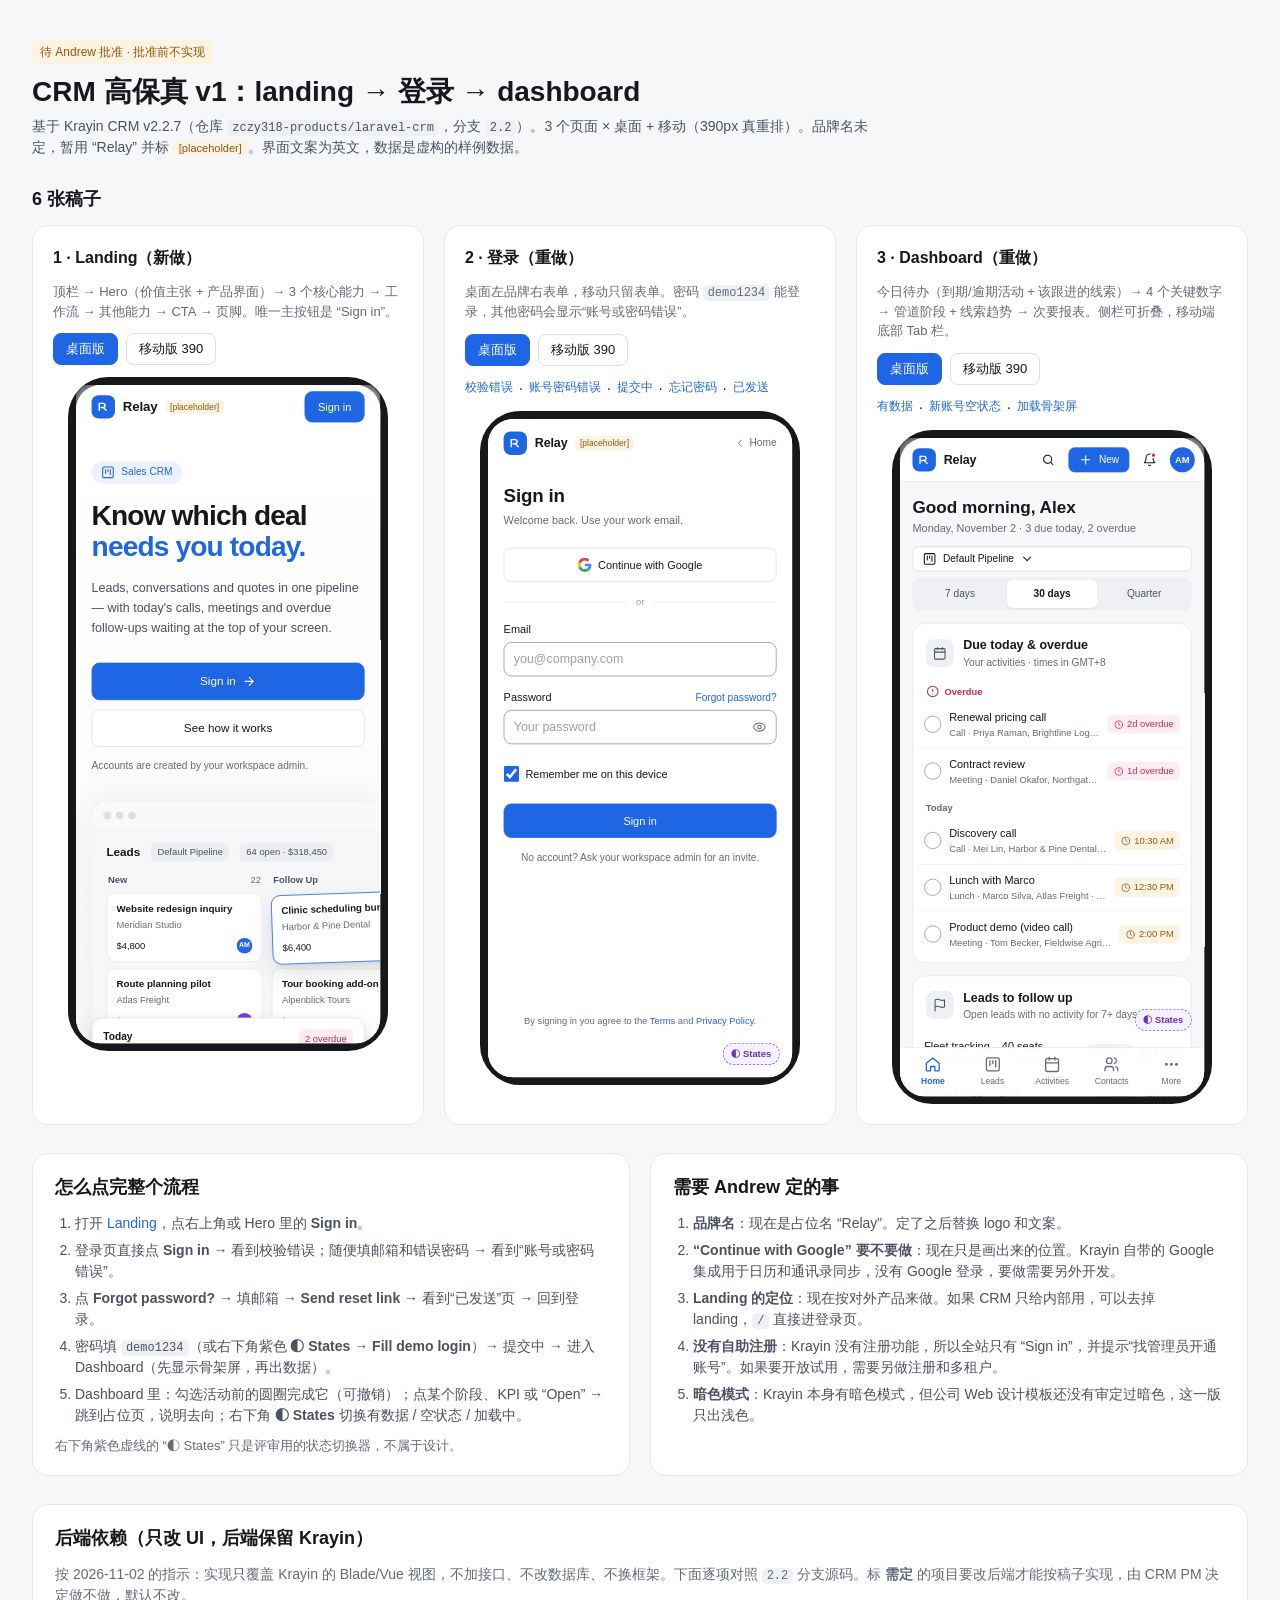
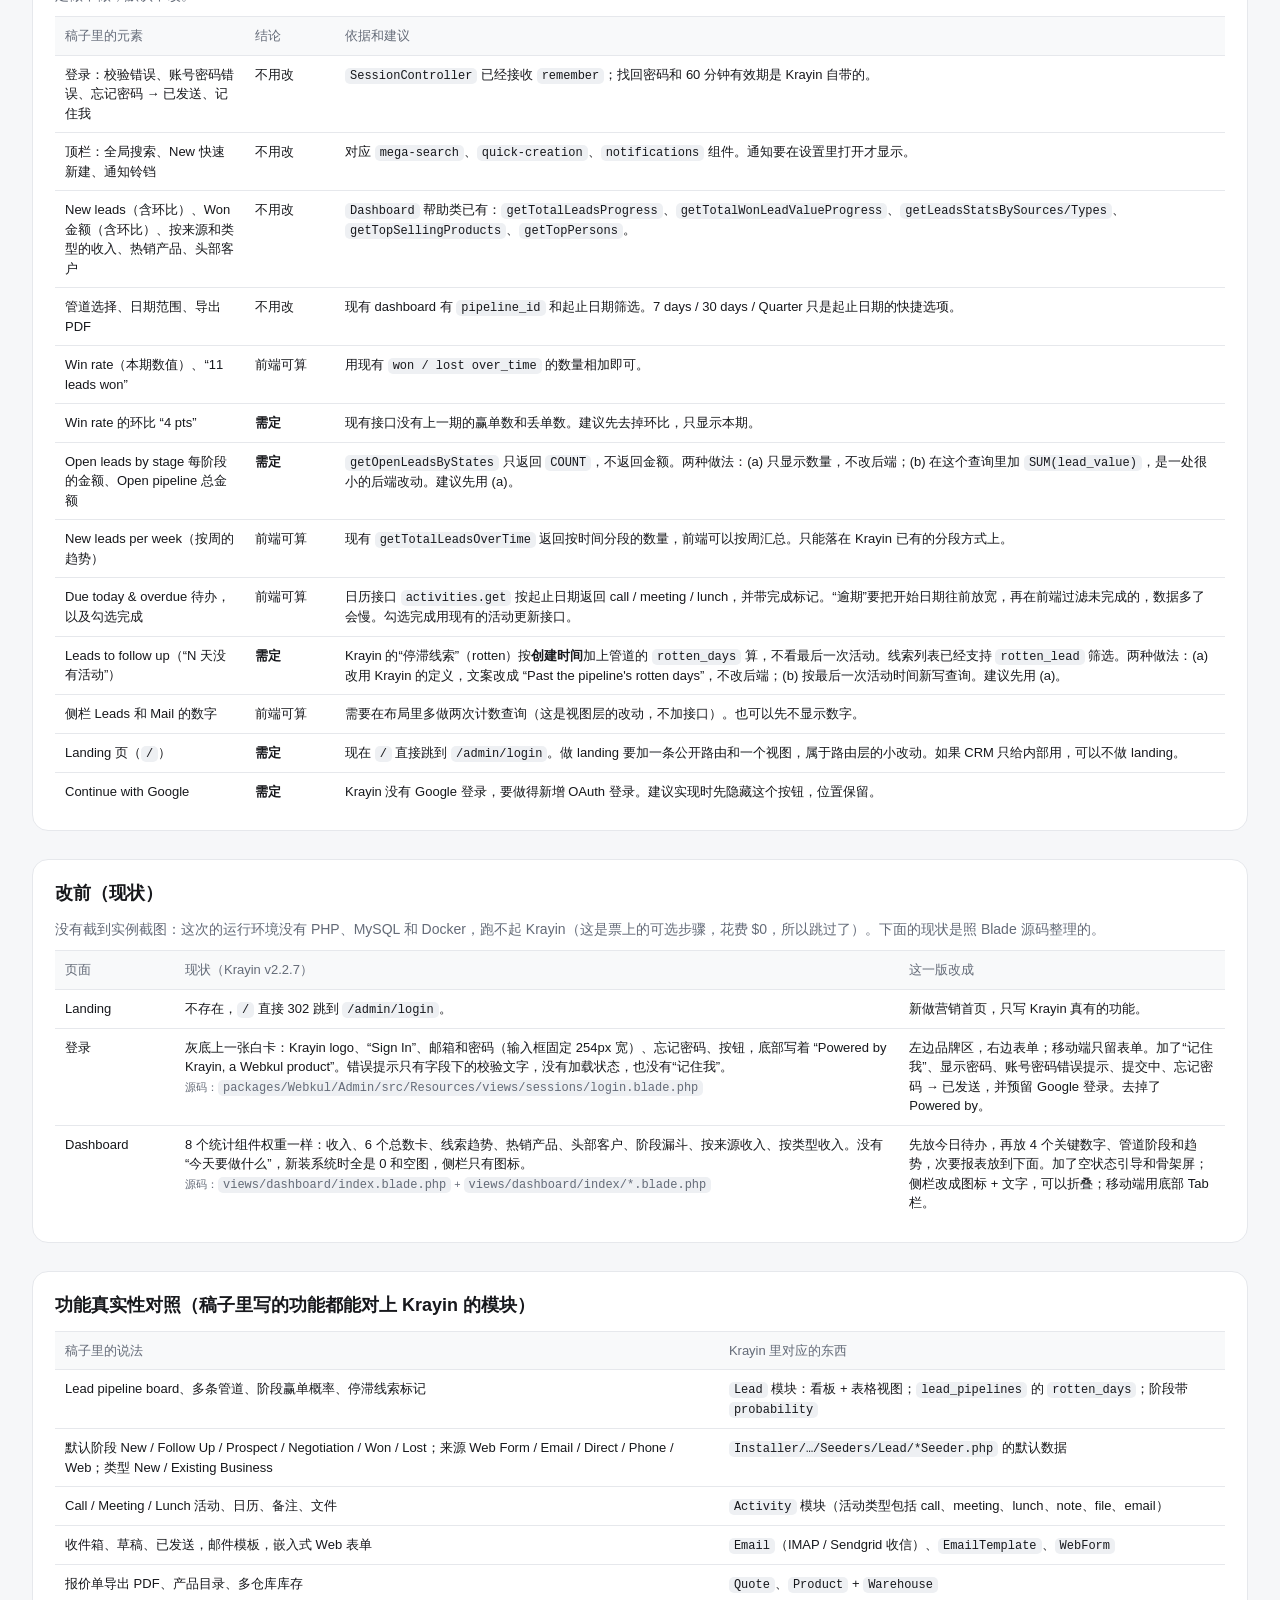
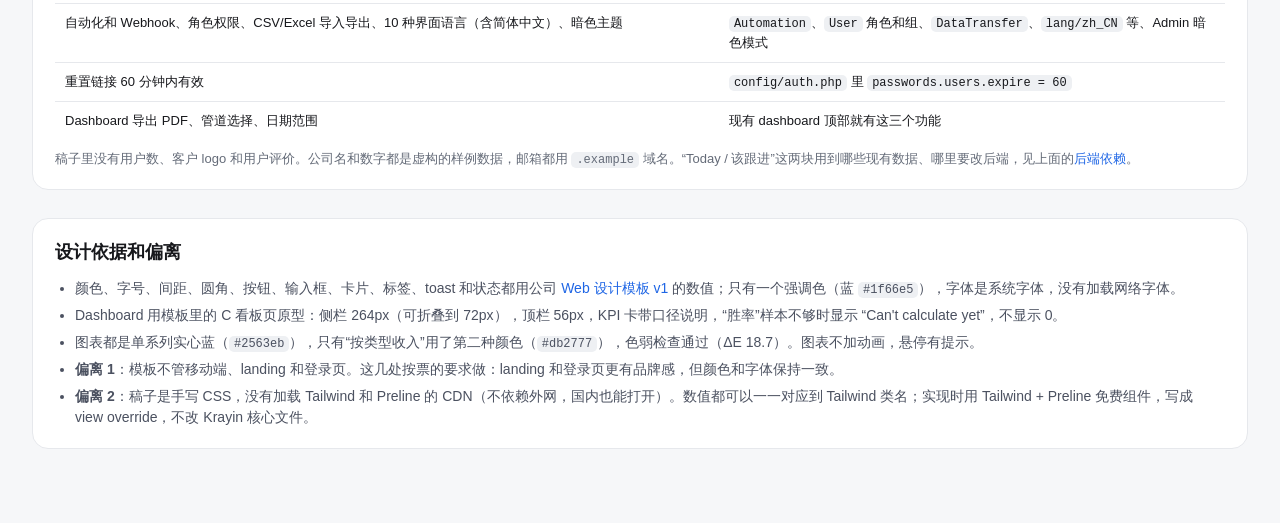
<file: design/hifi-v1/index.html>
<!doctype html>
<html lang="zh-CN">
<head>
<meta charset="utf-8">
<meta name="viewport" content="width=device-width, initial-scale=1">
<title>CRM 高保真 v1 · landing → 登录 → dashboard</title>
<link rel="icon" href="data:,">
<link rel="stylesheet" href="assets/hifi.css">
<style>
  .wrap { max-width: 1320px; margin: 0 auto; padding: 40px 32px 80px; display: grid; gap: 28px; }
  header h1 { font-size: 28px; line-height: 36px; font-weight: 600; margin-top: 10px; }
  header p { color: var(--text2); margin-top: 6px; max-width: 860px; }
  h2 { font-size: 18px; font-weight: 600; margin-bottom: 12px; }
  .pages { display: grid; grid-template-columns: repeat(3, minmax(0, 1fr)); gap: 20px; }
  .pg { padding: 20px; display: grid; gap: 12px; align-content: start; }
  .pg h3 { font-size: 16px; font-weight: 600; }
  .pg p { color: var(--muted); font-size: 13px; }
  .pg .links { display: flex; gap: 8px; flex-wrap: wrap; }
  .phone { justify-self: center; width: calc(390px * .78 + 16px); height: calc(844px * .78 + 16px); border-radius: 40px; background: #17181c; padding: 8px; overflow: hidden; }
  .phone iframe { width: 390px; height: 844px; border: 0; border-radius: 32px; transform: scale(.78); transform-origin: 0 0; background: #fff; }
  .states { display: flex; flex-wrap: wrap; gap: 6px; }
  .states a { font-size: 12px; }
  .cols2 { display: grid; grid-template-columns: 1fr 1fr; gap: 20px; }
  .box { padding: 20px 22px; }
  .box ol, .box ul { margin: 0; padding-left: 20px; display: grid; gap: 6px; color: var(--text2); }
  table { width: 100%; border-collapse: collapse; font-size: 13px; }
  th, td { text-align: left; padding: 9px 10px; border-top: 1px solid var(--border); vertical-align: top; }
  th { color: var(--muted); font-weight: 500; background: var(--band); }
  code { font-size: 12px; background: var(--current); padding: 1px 5px; border-radius: 5px; }
  @media (max-width: 1000px) { .pages, .cols2 { grid-template-columns: 1fr; } .wrap { padding: 24px 16px 60px; } }
  /* Opened on a phone: drop the scaled device thumbnails (the buttons open each screen full-size) and let long text wrap */
  @media (max-width: 600px) { .phone { display: none; } h1 { font-size: 24px; line-height: 32px; } header p, .pages p, td, code { overflow-wrap: anywhere; } table { display: block; overflow-x: auto; } .wrap > * { min-width: 0; } }
</style>
</head>
<body>
<div class="wrap">
  <header>
    <span class="tag tag-warn">待 Andrew 批准 · 批准前不实现</span>
    <h1>CRM 高保真 v1：landing → 登录 → dashboard</h1>
    <p>基于 Krayin CRM v2.2.7（仓库 <code>zczy318-products/laravel-crm</code>，分支 <code>2.2</code>）。3 个页面 × 桌面 + 移动（390px 真重排）。品牌名未定，暂用 “Relay” 并标 <span class="ph">[placeholder]</span>。界面文案为英文，数据是虚构的样例数据。</p>
  </header>

  <section>
    <h2>6 张稿子</h2>
    <div class="pages">
      <div class="card pg">
        <h3>1 · Landing（新做）</h3>
        <p>顶栏 → Hero（价值主张 + 产品界面）→ 3 个核心能力 → 工作流 → 其他能力 → CTA → 页脚。唯一主按钮是 “Sign in”。</p>
        <div class="links"><a class="btn btn-sm btn-primary" href="landing.html">桌面版</a><a class="btn btn-sm" href="frame.html?p=landing.html">移动版 390</a></div>
        <div class="phone"><iframe src="landing.html" title="Landing 移动版" loading="lazy"></iframe></div>
      </div>
      <div class="card pg">
        <h3>2 · 登录（重做）</h3>
        <p>桌面左品牌右表单，移动只留表单。密码 <code>demo1234</code> 能登录，其他密码会显示“账号或密码错误”。</p>
        <div class="links"><a class="btn btn-sm btn-primary" href="login.html">桌面版</a><a class="btn btn-sm" href="frame.html?p=login.html">移动版 390</a></div>
        <div class="states">
          <a href="login.html?state=invalid">校验错误</a>·<a href="login.html?state=wrong">账号密码错误</a>·<a href="login.html?state=submitting">提交中</a>·<a href="login.html?state=forgot">忘记密码</a>·<a href="login.html?state=sent">已发送</a>
        </div>
        <div class="phone"><iframe src="login.html" title="登录 移动版" loading="lazy"></iframe></div>
      </div>
      <div class="card pg">
        <h3>3 · Dashboard（重做）</h3>
        <p>今日待办（到期/逾期活动 + 该跟进的线索）→ 4 个关键数字 → 管道阶段 + 线索趋势 → 次要报表。侧栏可折叠，移动端底部 Tab 栏。</p>
        <div class="links"><a class="btn btn-sm btn-primary" href="dashboard.html">桌面版</a><a class="btn btn-sm" href="frame.html?p=dashboard.html">移动版 390</a></div>
        <div class="states">
          <a href="dashboard.html?state=data">有数据</a>·<a href="dashboard.html?state=empty">新账号空状态</a>·<a href="dashboard.html?state=loading">加载骨架屏</a>
        </div>
        <div class="phone"><iframe src="dashboard.html" title="Dashboard 移动版" loading="lazy"></iframe></div>
      </div>
    </div>
  </section>

  <section class="cols2">
    <div class="card box">
      <h2>怎么点完整个流程</h2>
      <ol>
        <li>打开 <a href="landing.html">Landing</a>，点右上角或 Hero 里的 <b>Sign in</b>。</li>
        <li>登录页直接点 <b>Sign in</b> → 看到校验错误；随便填邮箱和错误密码 → 看到“账号或密码错误”。</li>
        <li>点 <b>Forgot password?</b> → 填邮箱 → <b>Send reset link</b> → 看到“已发送”页 → 回到登录。</li>
        <li>密码填 <code>demo1234</code>（或右下角紫色 <b>◐ States → Fill demo login</b>）→ 提交中 → 进入 Dashboard（先显示骨架屏，再出数据）。</li>
        <li>Dashboard 里：勾选活动前的圆圈完成它（可撤销）；点某个阶段、KPI 或 “Open” → 跳到占位页，说明去向；右下角 <b>◐ States</b> 切换有数据 / 空状态 / 加载中。</li>
      </ol>
      <p class="muted" style="margin-top:10px;font-size:13px">右下角紫色虚线的 “◐ States” 只是评审用的状态切换器，不属于设计。</p>
    </div>
    <div class="card box">
      <h2>需要 Andrew 定的事</h2>
      <ol>
        <li><b>品牌名</b>：现在是占位名 “Relay”。定了之后替换 logo 和文案。</li>
        <li><b>“Continue with Google” 要不要做</b>：现在只是画出来的位置。Krayin 自带的 Google 集成用于日历和通讯录同步，没有 Google 登录，要做需要另外开发。</li>
        <li><b>Landing 的定位</b>：现在按对外产品来做。如果 CRM 只给内部用，可以去掉 landing，<code>/</code> 直接进登录页。</li>
        <li><b>没有自助注册</b>：Krayin 没有注册功能，所以全站只有 “Sign in”，并提示“找管理员开通账号”。如果要开放试用，需要另做注册和多租户。</li>
        <li><b>暗色模式</b>：Krayin 本身有暗色模式，但公司 Web 设计模板还没有审定过暗色，这一版只出浅色。</li>
      </ol>
    </div>
  </section>

  <section class="card box" id="backend">
    <h2>后端依赖（只改 UI，后端保留 Krayin）</h2>
    <p class="muted" style="margin-bottom:10px">按 2026-11-02 的指示：实现只覆盖 Krayin 的 Blade/Vue 视图，不加接口、不改数据库、不换框架。下面逐项对照 <code>2.2</code> 分支源码。标 <b>需定</b> 的项目要改后端才能按稿子实现，由 CRM PM 决定做不做，默认不改。</p>
    <table>
      <tr><th style="width:190px">稿子里的元素</th><th style="width:90px">结论</th><th>依据和建议</th></tr>
      <tr><td>登录：校验错误、账号密码错误、忘记密码 → 已发送、记住我</td><td>不用改</td><td><code>SessionController</code> 已经接收 <code>remember</code>；找回密码和 60 分钟有效期是 Krayin 自带的。</td></tr>
      <tr><td>顶栏：全局搜索、New 快速新建、通知铃铛</td><td>不用改</td><td>对应 <code>mega-search</code>、<code>quick-creation</code>、<code>notifications</code> 组件。通知要在设置里打开才显示。</td></tr>
      <tr><td>New leads（含环比）、Won 金额（含环比）、按来源和类型的收入、热销产品、头部客户</td><td>不用改</td><td><code>Dashboard</code> 帮助类已有：<code>getTotalLeadsProgress</code>、<code>getTotalWonLeadValueProgress</code>、<code>getLeadsStatsBySources/Types</code>、<code>getTopSellingProducts</code>、<code>getTopPersons</code>。</td></tr>
      <tr><td>管道选择、日期范围、导出 PDF</td><td>不用改</td><td>现有 dashboard 有 <code>pipeline_id</code> 和起止日期筛选。7 days / 30 days / Quarter 只是起止日期的快捷选项。</td></tr>
      <tr><td>Win rate（本期数值）、“11 leads won”</td><td>前端可算</td><td>用现有 <code>won / lost over_time</code> 的数量相加即可。</td></tr>
      <tr><td>Win rate 的环比 “4 pts”</td><td><b>需定</b></td><td>现有接口没有上一期的赢单数和丢单数。建议先去掉环比，只显示本期。</td></tr>
      <tr><td>Open leads by stage 每阶段的金额、Open pipeline 总金额</td><td><b>需定</b></td><td><code>getOpenLeadsByStates</code> 只返回 <code>COUNT</code>，不返回金额。两种做法：(a) 只显示数量，不改后端；(b) 在这个查询里加 <code>SUM(lead_value)</code>，是一处很小的后端改动。建议先用 (a)。</td></tr>
      <tr><td>New leads per week（按周的趋势）</td><td>前端可算</td><td>现有 <code>getTotalLeadsOverTime</code> 返回按时间分段的数量，前端可以按周汇总。只能落在 Krayin 已有的分段方式上。</td></tr>
      <tr><td>Due today &amp; overdue 待办，以及勾选完成</td><td>前端可算</td><td>日历接口 <code>activities.get</code> 按起止日期返回 call / meeting / lunch，并带完成标记。“逾期”要把开始日期往前放宽，再在前端过滤未完成的，数据多了会慢。勾选完成用现有的活动更新接口。</td></tr>
      <tr><td>Leads to follow up（“N 天没有活动”）</td><td><b>需定</b></td><td>Krayin 的“停滞线索”（rotten）按<b>创建时间</b>加上管道的 <code>rotten_days</code> 算，不看最后一次活动。线索列表已经支持 <code>rotten_lead</code> 筛选。两种做法：(a) 改用 Krayin 的定义，文案改成 “Past the pipeline's rotten days”，不改后端；(b) 按最后一次活动时间新写查询。建议先用 (a)。</td></tr>
      <tr><td>侧栏 Leads 和 Mail 的数字</td><td>前端可算</td><td>需要在布局里多做两次计数查询（这是视图层的改动，不加接口）。也可以先不显示数字。</td></tr>
      <tr><td>Landing 页（<code>/</code>）</td><td><b>需定</b></td><td>现在 <code>/</code> 直接跳到 <code>/admin/login</code>。做 landing 要加一条公开路由和一个视图，属于路由层的小改动。如果 CRM 只给内部用，可以不做 landing。</td></tr>
      <tr><td>Continue with Google</td><td><b>需定</b></td><td>Krayin 没有 Google 登录，要做得新增 OAuth 登录。建议实现时先隐藏这个按钮，位置保留。</td></tr>
    </table>
  </section>

  <section class="card box">
    <h2>改前（现状）</h2>
    <p class="muted" style="margin-bottom:10px">没有截到实例截图：这次的运行环境没有 PHP、MySQL 和 Docker，跑不起 Krayin（这是票上的可选步骤，花费 $0，所以跳过了）。下面的现状是照 Blade 源码整理的。</p>
    <table>
      <tr><th style="width:120px">页面</th><th>现状（Krayin v2.2.7）</th><th>这一版改成</th></tr>
      <tr><td>Landing</td><td>不存在，<code>/</code> 直接 302 跳到 <code>/admin/login</code>。</td><td>新做营销首页，只写 Krayin 真有的功能。</td></tr>
      <tr><td>登录</td><td>灰底上一张白卡：Krayin logo、“Sign In”、邮箱和密码（输入框固定 254px 宽）、忘记密码、按钮，底部写着 “Powered by Krayin, a Webkul product”。错误提示只有字段下的校验文字，没有加载状态，也没有“记住我”。<br><small class="muted">源码：<code>packages/Webkul/Admin/src/Resources/views/sessions/login.blade.php</code></small></td><td>左边品牌区，右边表单；移动端只留表单。加了“记住我”、显示密码、账号密码错误提示、提交中、忘记密码 → 已发送，并预留 Google 登录。去掉了 Powered by。</td></tr>
      <tr><td>Dashboard</td><td>8 个统计组件权重一样：收入、6 个总数卡、线索趋势、热销产品、头部客户、阶段漏斗、按来源收入、按类型收入。没有“今天要做什么”，新装系统时全是 0 和空图，侧栏只有图标。<br><small class="muted">源码：<code>views/dashboard/index.blade.php</code> + <code>views/dashboard/index/*.blade.php</code></small></td><td>先放今日待办，再放 4 个关键数字、管道阶段和趋势，次要报表放到下面。加了空状态引导和骨架屏；侧栏改成图标 + 文字，可以折叠；移动端用底部 Tab 栏。</td></tr>
    </table>
  </section>

  <section class="card box">
    <h2>功能真实性对照（稿子里写的功能都能对上 Krayin 的模块）</h2>
    <table>
      <tr><th>稿子里的说法</th><th>Krayin 里对应的东西</th></tr>
      <tr><td>Lead pipeline board、多条管道、阶段赢单概率、停滞线索标记</td><td><code>Lead</code> 模块：看板 + 表格视图；<code>lead_pipelines</code> 的 <code>rotten_days</code>；阶段带 <code>probability</code></td></tr>
      <tr><td>默认阶段 New / Follow Up / Prospect / Negotiation / Won / Lost；来源 Web Form / Email / Direct / Phone / Web；类型 New / Existing Business</td><td><code>Installer/…/Seeders/Lead/*Seeder.php</code> 的默认数据</td></tr>
      <tr><td>Call / Meeting / Lunch 活动、日历、备注、文件</td><td><code>Activity</code> 模块（活动类型包括 call、meeting、lunch、note、file、email）</td></tr>
      <tr><td>收件箱、草稿、已发送，邮件模板，嵌入式 Web 表单</td><td><code>Email</code>（IMAP / Sendgrid 收信）、<code>EmailTemplate</code>、<code>WebForm</code></td></tr>
      <tr><td>报价单导出 PDF、产品目录、多仓库库存</td><td><code>Quote</code>、<code>Product</code> + <code>Warehouse</code></td></tr>
      <tr><td>自动化和 Webhook、角色权限、CSV/Excel 导入导出、10 种界面语言（含简体中文）、暗色主题</td><td><code>Automation</code>、<code>User</code> 角色和组、<code>DataTransfer</code>、<code>lang/zh_CN</code> 等、Admin 暗色模式</td></tr>
      <tr><td>重置链接 60 分钟内有效</td><td><code>config/auth.php</code> 里 <code>passwords.users.expire = 60</code></td></tr>
      <tr><td>Dashboard 导出 PDF、管道选择、日期范围</td><td>现有 dashboard 顶部就有这三个功能</td></tr>
    </table>
    <p class="muted" style="margin-top:10px;font-size:13px">稿子里没有用户数、客户 logo 和用户评价。公司名和数字都是虚构的样例数据，邮箱都用 <code>.example</code> 域名。“Today / 该跟进”这两块用到哪些现有数据、哪里要改后端，见上面的<a href="#backend">后端依赖</a>。</p>
  </section>

  <section class="card box">
    <h2>设计依据和偏离</h2>
    <ul>
      <li>颜色、字号、间距、圆角、按钮、输入框、卡片、标签、toast 和状态都用公司 <a href="https://app.notion.com/p/3f93e1354311815497d6d6779d61680d">Web 设计模板 v1</a> 的数值；只有一个强调色（蓝 <code>#1f66e5</code>），字体是系统字体，没有加载网络字体。</li>
      <li>Dashboard 用模板里的 C 看板页原型：侧栏 264px（可折叠到 72px），顶栏 56px，KPI 卡带口径说明，“胜率”样本不够时显示 “Can't calculate yet”，不显示 0。</li>
      <li>图表都是单系列实心蓝（<code>#2563eb</code>），只有“按类型收入”用了第二种颜色（<code>#db2777</code>），色弱检查通过（ΔE 18.7）。图表不加动画，悬停有提示。</li>
      <li><b>偏离 1</b>：模板不管移动端、landing 和登录页。这几处按票的要求做：landing 和登录页更有品牌感，但颜色和字体保持一致。</li>
      <li><b>偏离 2</b>：稿子是手写 CSS，没有加载 Tailwind 和 Preline 的 CDN（不依赖外网，国内也能打开）。数值都可以一一对应到 Tailwind 类名；实现时用 Tailwind + Preline 免费组件，写成 view override，不改 Krayin 核心文件。</li>
    </ul>
  </section>
</div>
<script src="assets/hifi.js"></script>
</body>
</html>
</file>
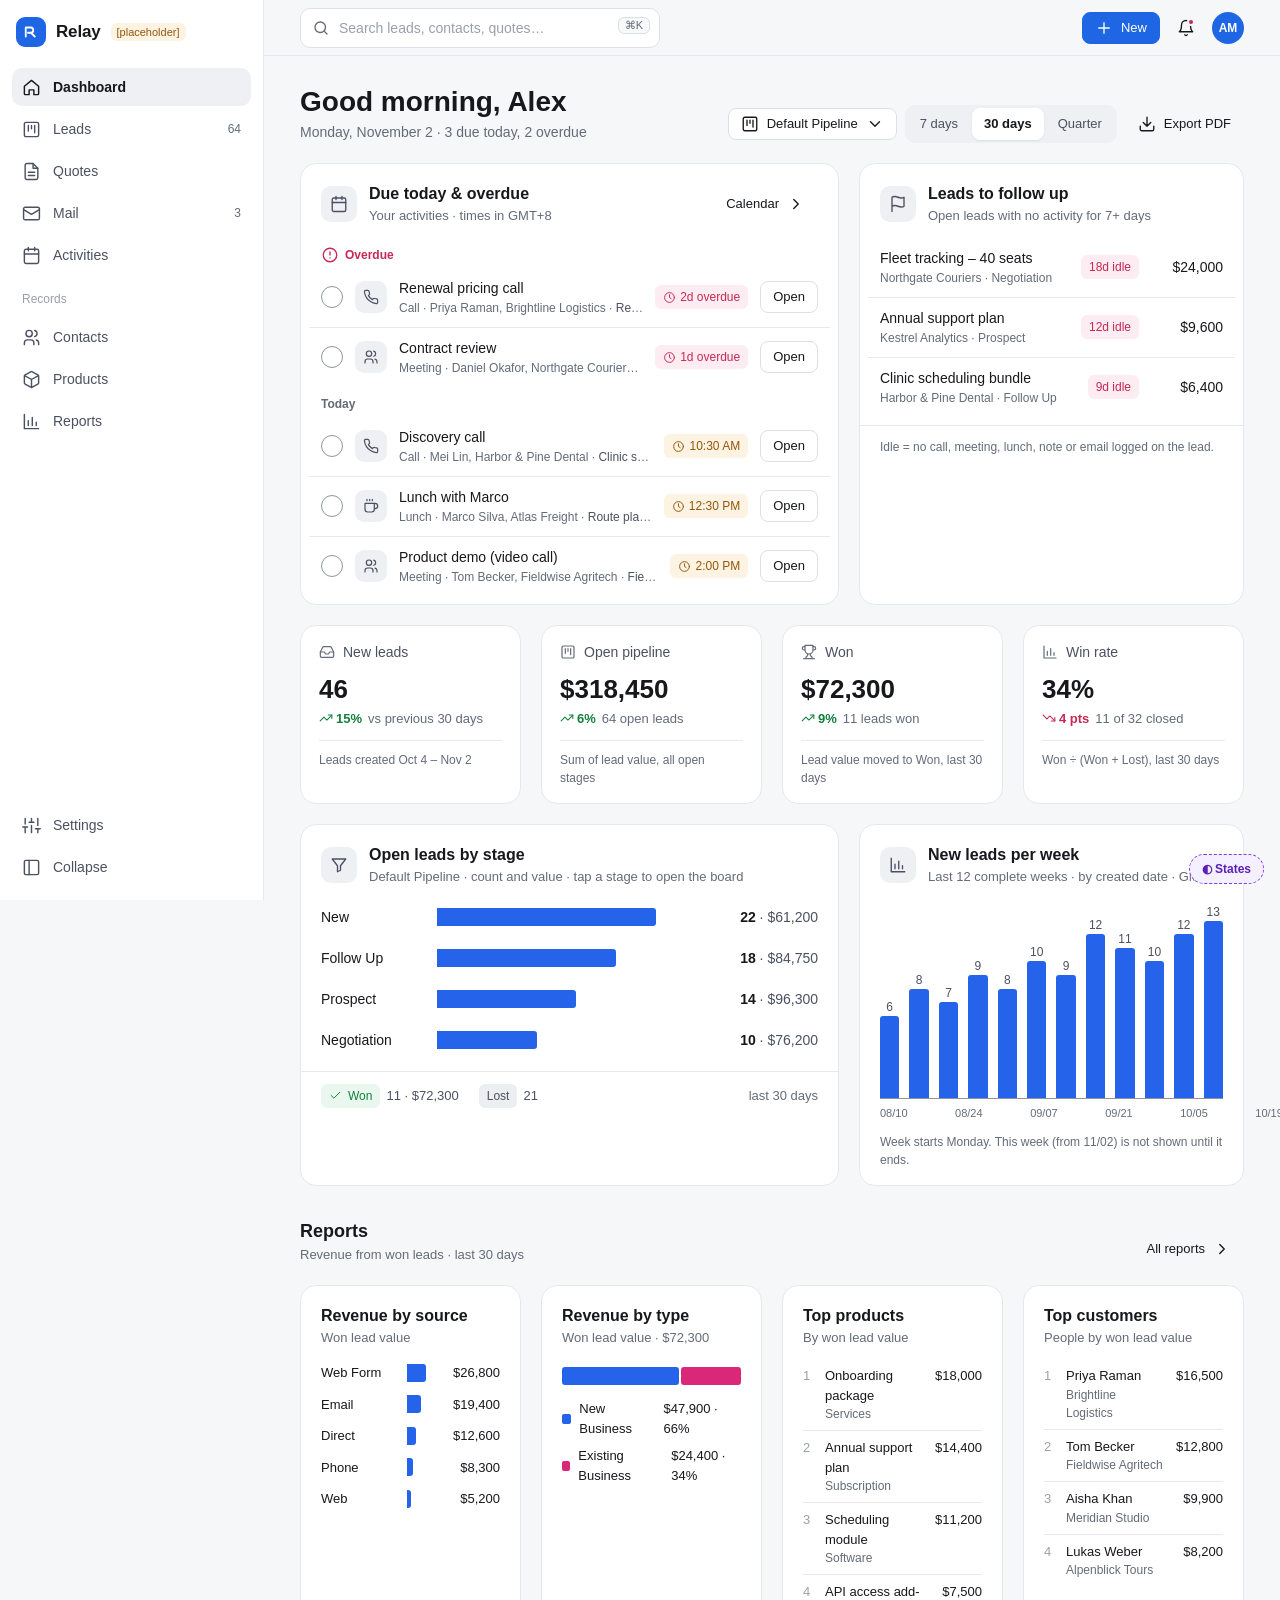
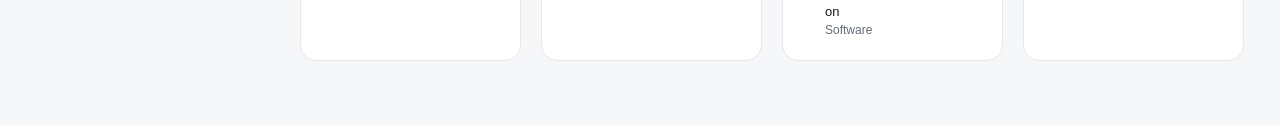
<file: design/hifi-v1/dashboard.html>
<!doctype html>
<html lang="en">
<head>
<meta charset="utf-8">
<meta name="viewport" content="width=device-width, initial-scale=1">
<title>Dashboard — Relay [placeholder] (hi-fi v1)</title>
<link rel="icon" href="data:,">
<link rel="stylesheet" href="assets/hifi.css">
<style>
  /* App shell: 264px sidebar (collapsible to 72px) + 56px sticky top bar */
  .shell { display: grid; grid-template-columns: 264px minmax(0, 1fr); min-height: 100vh; }
  .shell > div { min-width: 0; }
  .shell.collapsed { grid-template-columns: 72px minmax(0, 1fr); }
  .side { position: sticky; top: 0; height: 100vh; background: var(--bg); border-right: 1px solid var(--border); display: flex; flex-direction: column; padding: 14px 12px; gap: 4px; overflow: hidden; }
  .side .logo { height: 36px; padding: 0 4px; margin-bottom: 14px; white-space: nowrap; }
  .side-sec { font-size: 12px; color: var(--faint); font-weight: 500; padding: 12px 10px 6px; white-space: nowrap; }
  .nav-it { display: flex; align-items: center; gap: 12px; height: 38px; padding: 0 10px; border-radius: 10px; color: var(--text2); font-weight: 500; white-space: nowrap; }
  .nav-it:hover { background: var(--hover); color: var(--text); }
  .nav-it[aria-current="page"] { background: var(--current); color: var(--text); font-weight: 600; }
  .nav-it .ico { width: 19px; height: 19px; }
  .nav-it .cnt { margin-left: auto; font-size: 12px; color: var(--muted); font-weight: 500; }
  .side-bottom { margin-top: auto; display: grid; gap: 4px; }
  .collapse-btn { border: 0; background: transparent; cursor: pointer; width: 100%; text-align: left; }
  .shell.collapsed .side .txt, .shell.collapsed .side .ph, .shell.collapsed .side .cnt, .shell.collapsed .side-sec { display: none; }
  .shell.collapsed .nav-it { justify-content: center; padding: 0; }
  .shell.collapsed .side .logo { justify-content: center; padding: 0; }
  .shell.collapsed .collapse-btn .ico { transform: scaleX(-1); }

  .top { position: sticky; top: 0; z-index: 30; height: 56px; background: rgba(246,247,249,.92); backdrop-filter: blur(8px); border-bottom: 1px solid var(--border); display: flex; align-items: center; gap: 10px; padding: 0 36px; }
  .top .m-logo { display: none; }
  .search { position: relative; width: 360px; }
  .search .ico { position: absolute; left: 12px; top: 11px; color: var(--muted); }
  .search .input { padding-left: 38px; border-color: var(--border-ctl); background: var(--bg); }
  .search kbd { position: absolute; right: 10px; top: 9px; font: 500 11px var(--font); color: var(--muted); border: 1px solid var(--border-ctl); border-radius: 6px; padding: 1px 6px; background: var(--band); }
  .top-right { margin-left: auto; display: flex; align-items: center; gap: 6px; position: relative; }
  .bell { position: relative; }
  .bell .dot { position: absolute; top: 9px; right: 10px; width: 8px; height: 8px; border-radius: 50%; background: var(--risk); border: 2px solid var(--page); }
  .avatar { width: 32px; height: 32px; border-radius: 50%; background: var(--brand); color: #fff; display: grid; place-items: center; font-size: 12px; font-weight: 600; border: 0; cursor: pointer; }
  .menu { position: absolute; top: 46px; right: 40px; width: 220px; background: var(--bg); border: 1px solid var(--border); border-radius: 12px; box-shadow: var(--shadow-pop); padding: 6px; z-index: 40; }
  .menu[hidden] { display: none; }
  .menu a { display: flex; align-items: center; gap: 10px; height: 36px; padding: 0 10px; border-radius: 8px; color: var(--text); }
  .menu a:hover { background: var(--hover); }
  .menu .ico { color: var(--muted); width: 16px; height: 16px; }

  .content { padding: 28px 36px 64px; max-width: 1800px; display: grid; grid-template-columns: minmax(0, 1fr); gap: 20px; }
  .page-head { display: flex; align-items: flex-end; gap: 16px; flex-wrap: wrap; }
  .page-head h1 { font-size: 28px; line-height: 36px; font-weight: 600; }
  .page-head p { color: var(--muted); margin-top: 2px; }
  .head-ctl { margin-left: auto; display: flex; gap: 8px; align-items: center; }

  .grid-today { display: grid; grid-template-columns: minmax(0, 7fr) minmax(0, 5fr); gap: 20px; }
  .list { list-style: none; margin: 0; padding: 0 8px 8px; }
  .li { display: flex; align-items: center; gap: 12px; padding: 10px 12px; border-radius: 12px; }
  .li:hover { background: var(--band); }
  .li + .li { border-top: 1px solid var(--border); border-radius: 0 0 12px 12px; }
  .li .body { flex: 1; min-width: 0; }
  .li .t { font-weight: 500; white-space: nowrap; overflow: hidden; text-overflow: ellipsis; }
  .li .s { font-size: 12px; color: var(--muted); white-space: nowrap; overflow: hidden; text-overflow: ellipsis; }
  .li .s a { color: var(--text2); }
  .li .s a:hover { color: var(--brand); }
  .li .type { width: 32px; height: 32px; border-radius: 9px; background: var(--current); color: var(--text2); display: grid; place-items: center; flex: none; }
  .li .type .ico { width: 16px; height: 16px; }
  .li .val { font-variant-numeric: tabular-nums; font-weight: 500; text-align: right; min-width: 72px; }
  .done-btn { width: 22px; height: 22px; border-radius: 50%; border: 1.5px solid var(--border-strong); background: var(--bg); cursor: pointer; flex: none; display: grid; place-items: center; color: transparent; padding: 0; }
  .done-btn:hover { border-color: var(--ok); color: var(--ok); }
  .done-btn .ico { width: 13px; height: 13px; }
  .li.is-done { opacity: .5; }
  .li.is-done .t { text-decoration: line-through; }
  .li.is-done .done-btn { background: var(--ok); border-color: var(--ok); color: #fff; }
  .li-group { font-size: 12px; font-weight: 600; color: var(--muted); padding: 8px 12px 4px; display: flex; gap: 6px; align-items: center; }

  .kpis { display: grid; grid-template-columns: repeat(4, minmax(0, 1fr)); gap: 20px; }
  .kpi { display: block; padding: 16px 18px; color: var(--text); }
  .kpi:hover { color: var(--text); border-color: var(--border-ctl); background: var(--band); }
  .kpi-l { display: flex; align-items: center; gap: 8px; color: var(--text2); font-weight: 500; }
  .kpi-l .ico { color: var(--muted); width: 16px; height: 16px; }
  .kpi-v { margin-top: 10px; font-size: 26px; line-height: 32px; font-weight: 600; font-variant-numeric: tabular-nums; }
  .kpi-v.na { font-size: 18px; color: var(--muted); font-weight: 500; }
  .kpi-c { margin-top: 4px; display: flex; align-items: center; gap: 6px; font-size: 13px; color: var(--muted); }
  .kpi-c b { display: inline-flex; align-items: center; gap: 3px; font-weight: 600; }
  .kpi-c .ico { width: 14px; height: 14px; }
  .kpi-c .pos { color: var(--ok); }
  .kpi-c .neg { color: var(--risk); }
  .kpi-d { margin-top: 12px; padding-top: 10px; border-top: 1px solid var(--border); font-size: 12px; color: var(--muted); }

  .charts { display: grid; grid-template-columns: minmax(0, 7fr) minmax(0, 5fr); gap: 20px; }
  .funnel { display: grid; gap: 12px; padding: 4px 20px 16px; }
  .fr { display: grid; grid-template-columns: 104px minmax(0, 1fr) 150px; align-items: center; gap: 12px; padding: 4px 6px; margin: 0 -6px; border-radius: 8px; color: var(--text); }
  .fr:hover { background: var(--band); color: var(--text); }
  .fr:hover .bar { background: var(--series-hover); }
  .fr .nm { font-weight: 500; }
  .track { height: 18px; background: transparent; border-radius: 3px; }
  .bar { height: 18px; background: var(--series); border-radius: 0 3px 3px 0; }
  .fr .v { text-align: right; font-variant-numeric: tabular-nums; color: var(--text2); white-space: nowrap; }
  .fr .v b { color: var(--text); font-weight: 600; }
  .closed { display: flex; gap: 20px; padding: 12px 20px; border-top: 1px solid var(--border); font-size: 13px; color: var(--text2); }
  .closed span { display: inline-flex; align-items: center; gap: 6px; }

  .cols { position: relative; display: grid; grid-template-columns: repeat(12, 1fr); align-items: end; gap: 0 10px; height: 200px; padding: 22px 20px 0; border-bottom: 1px solid var(--border-strong); margin: 0 20px; padding-left: 0; padding-right: 0; }
  .colw { position: relative; height: 100%; display: flex; align-items: flex-end; justify-content: center; cursor: default; }
  .colw:hover { background: var(--band); }
  .colb { width: 100%; max-width: 32px; background: var(--series); border-radius: 3px 3px 0 0; position: relative; }
  .colw:hover .colb { background: var(--series-hover); }
  .colb span { position: absolute; top: -18px; left: 50%; transform: translateX(-50%); font-size: 12px; color: var(--text2); font-variant-numeric: tabular-nums; }
  .xl { display: grid; grid-template-columns: repeat(12, 1fr); gap: 0 10px; margin: 6px 20px 0; font-size: 11px; color: var(--muted); text-align: center; font-variant-numeric: tabular-nums; }
  .xl span:nth-child(even) { visibility: hidden; }
  .note { padding: 12px 20px 16px; font-size: 12px; color: var(--muted); }
  .tip { position: fixed; z-index: 60; pointer-events: none; background: var(--text); color: #fff; font-size: 12px; padding: 6px 10px; border-radius: 8px; box-shadow: var(--shadow-pop); white-space: nowrap; }

  .reports-head { display: flex; align-items: flex-end; gap: 12px; margin-top: 12px; }
  .reports-head h2 { font-size: 18px; font-weight: 600; }
  .reports-head p { color: var(--muted); font-size: 13px; }
  .reports-head a { margin-left: auto; }
  .reports { display: grid; grid-template-columns: repeat(4, minmax(0, 1fr)); gap: 20px; }
  .hb { display: grid; gap: 12px; padding: 4px 20px 18px; }
  .hb-r { display: grid; grid-template-columns: 76px minmax(0, 1fr) 64px; gap: 10px; align-items: center; font-size: 13px; }
  .hb-r .v { text-align: right; font-variant-numeric: tabular-nums; }
  .stack-bar { display: flex; gap: 2px; height: 18px; margin: 8px 20px 0; }
  .stack-bar div { border-radius: 3px; }
  .legend { display: grid; gap: 8px; padding: 14px 20px 18px; font-size: 13px; }
  .legend div { display: flex; align-items: center; gap: 8px; }
  .legend i { width: 10px; height: 10px; border-radius: 2px; display: inline-block; }
  .legend b { margin-left: auto; font-weight: 500; font-variant-numeric: tabular-nums; }
  .rank { list-style: none; margin: 0; padding: 0 20px 14px; counter-reset: r; }
  .rank li { display: flex; gap: 10px; align-items: baseline; padding: 7px 0; border-top: 1px solid var(--border); font-size: 13px; }
  .rank li:first-child { border-top: 0; }
  .rank li::before { counter-increment: r; content: counter(r); color: var(--faint); width: 12px; font-variant-numeric: tabular-nums; }
  .rank .n { flex: 1; min-width: 0; }
  .rank .n small { display: block; color: var(--muted); font-size: 12px; }
  .rank .v { font-variant-numeric: tabular-nums; font-weight: 500; }

  /* Empty + setup */
  .empty { display: grid; justify-items: center; text-align: center; gap: 8px; padding: 28px 24px 32px; }
  .empty .card-icon { width: 44px; height: 44px; border-radius: 12px; }
  .empty h3 { font-size: 15px; font-weight: 600; margin-top: 4px; }
  .empty p { color: var(--muted); max-width: 340px; }
  .empty .btn { margin-top: 8px; }
  .setup { padding: 22px 24px 24px; }
  .setup-h { display: flex; align-items: center; gap: 16px; }
  .setup-h h2 { font-size: 18px; font-weight: 600; }
  .setup-h p { color: var(--muted); margin-top: 2px; }
  .prog { margin-left: auto; display: grid; gap: 6px; width: 180px; font-size: 12px; color: var(--muted); text-align: right; }
  .prog .t { height: 6px; border-radius: 3px; background: var(--track); }
  .choices { display: grid; grid-template-columns: repeat(3, 1fr); gap: 16px; margin-top: 20px; }
  .choice { border: 1px solid var(--border); border-radius: 12px; padding: 18px; display: grid; gap: 8px; align-content: start; }
  .choice h3 { font-size: 15px; font-weight: 600; margin-top: 4px; }
  .choice p { color: var(--muted); font-size: 13px; }
  .choice .btn { justify-self: start; margin-top: 6px; }
  .choice.primary { border-color: var(--brand); background: var(--brand-soft); }

  .skel-row { display: flex; gap: 12px; align-items: center; padding: 12px 20px; }

  .tabbar { display: none; }
  .hs-hint { display: none; }

  /* ---------- Mobile (390px): bottom tab bar, today first, swipeable charts ---------- */
  @media (max-width: 767px) {
    .shell, .shell.collapsed { grid-template-columns: minmax(0, 1fr); }
    .side { display: none; }
    .top { padding: 0 12px 0 16px; gap: 2px; background: rgba(255,255,255,.95); }
    .top .m-logo { display: inline-flex; font-size: 16px; }
    .top .m-logo .ph { display: none; }
    .search { display: none; }
    .top-right .m-search { display: inline-flex; }
    .menu { right: 8px; }
    .content { padding: 18px 16px 104px; gap: 16px; }
    .page-head { align-items: flex-start; flex-direction: column; gap: 12px; }
    .page-head h1 { font-size: 22px; line-height: 30px; }
    /* 390 review fix: range control wrapped to its own full-width row instead of clipping "Quarter" */
    .head-ctl { margin-left: 0; width: 100%; flex-wrap: wrap; gap: 8px; }
    .head-ctl .export { display: none; }
    .head-ctl > * { flex: 1 1 100%; }
    .head-ctl > .btn { justify-content: flex-start; }
    .head-ctl .seg { display: flex; }
    .head-ctl .seg button { flex: 1; height: 36px; }
    /* 44px touch target around the 22px done circle */
    .done-btn { position: relative; }
    .done-btn::after { content: ""; position: absolute; inset: -11px; }
    .card-head .btn-ghost { display: none; }
    .closed { flex-wrap: wrap; gap: 8px 16px; }
    .grid-today, .charts { grid-template-columns: minmax(0, 1fr); gap: 16px; }
    .card-head { padding: 16px 16px 10px; }
    .list { padding: 0 4px 6px; }
    .li { padding: 10px; gap: 10px; }
    .li .open, .li .type { display: none; }
    .li .val { min-width: 0; }
    .kpis { grid-template-columns: 1fr 1fr; gap: 12px; }
    .kpi { padding: 14px; }
    .kpi-v { font-size: 22px; line-height: 28px; }
    .kpi-d { display: none; }
    .hs { display: flex; gap: 12px; overflow-x: auto; scroll-snap-type: x mandatory; margin: 0 -16px; padding: 0 16px 4px; scrollbar-width: none; }
    .hs > .card { flex: 0 0 86%; scroll-snap-align: start; }
    .hs-hint { display: flex; justify-content: space-between; font-size: 12px; color: var(--muted); margin-bottom: -6px; }
    .fr { grid-template-columns: 82px minmax(0, 1fr) 70px; gap: 8px; }
    .fr .v span { display: none; }
    .cols { gap: 0 4px; height: 170px; margin: 0 16px; }
    .xl { gap: 0 4px; margin: 6px 16px 0; font-size: 9.5px; }
    .colb span { font-size: 10.5px; }
    .reports-head { margin-top: 4px; }
    .reports-head p { display: none; }
    .reports { grid-template-columns: minmax(0, 1fr); gap: 12px; }
    .setup { padding: 18px 16px; }
    .setup-h { flex-direction: column; align-items: flex-start; gap: 10px; }
    .prog { margin-left: 0; width: 100%; text-align: left; }
    .choices { grid-template-columns: minmax(0, 1fr); gap: 10px; margin-top: 14px; }
    .tabbar { display: grid; grid-template-columns: repeat(5, 1fr); position: fixed; left: 0; right: 0; bottom: 0; z-index: 40; background: rgba(255,255,255,.97); border-top: 1px solid var(--border); padding: 6px 4px calc(8px + env(safe-area-inset-bottom)); }
    .tabbar a { display: grid; justify-items: center; gap: 2px; font-size: 11px; font-weight: 500; color: var(--muted); padding: 4px 0; border-radius: 10px; }
    .tabbar a .ico { width: 22px; height: 22px; }
    .tabbar a[aria-current="page"] { color: var(--brand); font-weight: 600; }
    .proto { bottom: 84px; }
    .toast-host { bottom: 88px; }
  }
  @media (min-width: 768px) { .top-right .m-search { display: none; } }
  @media (min-width: 768px) and (max-width: 1199px) {
    .shell { grid-template-columns: 72px minmax(0, 1fr); }
    .shell .side .txt, .shell .side .ph, .shell .side .cnt, .shell .side-sec { display: none; }
    .shell .nav-it, .shell .side .logo { justify-content: center; padding: 0; }
    .collapse-btn { display: none; }
    .top, .content { padding-left: 24px; padding-right: 24px; }
    .kpis, .reports { grid-template-columns: repeat(2, minmax(0, 1fr)); }
    .grid-today, .charts { grid-template-columns: minmax(0, 1fr); }
  }
</style>
</head>
<body>
<div class="shell" id="shell">
  <aside class="side" aria-label="Main navigation">
    <a class="logo" href="landing.html"><span class="logo-mark"></span><span class="txt">Relay</span> <span class="ph">[placeholder]</span></a>
    <a class="nav-it" href="dashboard.html" aria-current="page" title="Dashboard"><i data-i="home"></i><span class="txt">Dashboard</span></a>
    <a class="nav-it" href="leads.html" title="Leads"><i data-i="kanban"></i><span class="txt">Leads</span><span class="cnt num" data-cnt="leads">64</span></a>
    <a class="nav-it" href="leads.html?go=quotes" title="Quotes"><i data-i="quote"></i><span class="txt">Quotes</span></a>
    <a class="nav-it" href="leads.html?go=mail" title="Mail"><i data-i="mail"></i><span class="txt">Mail</span><span class="cnt num" data-cnt="mail">3</span></a>
    <a class="nav-it" href="leads.html?go=activities" title="Activities"><i data-i="calendar"></i><span class="txt">Activities</span></a>
    <div class="side-sec">Records</div>
    <a class="nav-it" href="leads.html?go=contacts" title="Contacts"><i data-i="users"></i><span class="txt">Contacts</span></a>
    <a class="nav-it" href="leads.html?go=products" title="Products"><i data-i="box"></i><span class="txt">Products</span></a>
    <a class="nav-it" href="leads.html?go=reports" title="Reports"><i data-i="chart"></i><span class="txt">Reports</span></a>
    <div class="side-bottom">
      <a class="nav-it" href="leads.html?go=settings" title="Settings"><i data-i="settings"></i><span class="txt">Settings</span></a>
      <button class="nav-it collapse-btn" type="button" id="collapseBtn" aria-expanded="true" aria-label="Collapse sidebar" title="Collapse sidebar"><i data-i="panel"></i><span class="txt">Collapse</span></button>
    </div>
  </aside>

  <div>
    <header class="top">
      <a class="logo m-logo" href="landing.html"><span class="logo-mark"></span>Relay <span class="ph">[placeholder]</span></a>
      <label class="search"><i data-i="search"></i><span class="sr-only">Search</span><input class="input" type="search" placeholder="Search leads, contacts, quotes…"><kbd>⌘K</kbd></label>
      <div class="top-right">
        <button class="btn btn-icon btn-ghost m-search" type="button" aria-label="Search"><i data-i="search"></i></button>
        <button class="btn btn-primary btn-sm" type="button" id="newBtn" aria-haspopup="menu" aria-expanded="false" aria-controls="newMenu"><i data-i="plus"></i><span class="txt">New</span></button>
        <div class="menu" id="newMenu" role="menu" hidden>
          <a role="menuitem" href="leads.html?new=lead"><i data-i="kanban"></i>Lead</a>
          <a role="menuitem" href="leads.html?new=person"><i data-i="users"></i>Person</a>
          <a role="menuitem" href="leads.html?new=organization"><i data-i="building"></i>Organization</a>
          <a role="menuitem" href="leads.html?new=activity"><i data-i="calendar"></i>Activity</a>
          <a role="menuitem" href="leads.html?new=quote"><i data-i="quote"></i>Quote</a>
          <a role="menuitem" href="leads.html?new=email"><i data-i="mail"></i>Email</a>
        </div>
        <button class="btn btn-icon btn-ghost bell" type="button" aria-label="Notifications, 2 unread"><i data-i="bell"></i><span class="dot" id="bellDot"></span></button>
        <button class="avatar" type="button" aria-label="Account: Alex Morgan" onclick="Hifi.toast('Account menu: profile, dark mode, sign out.')">AM</button>
      </div>
    </header>

    <main class="content" id="content" aria-live="polite"></main>
  </div>

  <nav class="tabbar" aria-label="Main">
    <a href="dashboard.html" aria-current="page"><i data-i="home"></i>Home</a>
    <a href="leads.html"><i data-i="kanban"></i>Leads</a>
    <a href="leads.html?go=activities"><i data-i="calendar"></i>Activities</a>
    <a href="leads.html?go=contacts"><i data-i="users"></i>Contacts</a>
    <a href="#" onclick="Hifi.toast('More: Quotes, Mail, Products, Reports, Settings.');return false"><i data-i="more"></i>More</a>
  </nav>
</div>

<script src="assets/hifi.js"></script>
<script>
const $ = id => document.getElementById(id);
const fmt = n => '$' + n.toLocaleString('en-US');

// ---- Realistic sample data (fictional companies; Krayin default pipeline, sources and types) ----
const D = {
  activities: [
    { id: 1, type: 'phone', kind: 'Call', title: 'Renewal pricing call', person: 'Priya Raman', org: 'Brightline Logistics', lead: 'Renewal + 10 seats', due: 'Oct 31', late: 2 },
    { id: 2, type: 'users', kind: 'Meeting', title: 'Contract review', person: 'Daniel Okafor', org: 'Northgate Couriers', lead: 'Fleet tracking – 40 seats', due: 'Nov 1', late: 1 },
    { id: 3, type: 'phone', kind: 'Call', title: 'Discovery call', person: 'Mei Lin', org: 'Harbor & Pine Dental', lead: 'Clinic scheduling bundle', time: '10:30 AM' },
    { id: 4, type: 'coffee', kind: 'Lunch', title: 'Lunch with Marco', person: 'Marco Silva', org: 'Atlas Freight', lead: 'Route planning pilot', time: '12:30 PM' },
    { id: 5, type: 'users', kind: 'Meeting', title: 'Product demo (video call)', person: 'Tom Becker', org: 'Fieldwise Agritech', lead: 'Field sensor rollout', time: '2:00 PM' }
  ],
  idle: [
    { title: 'Fleet tracking – 40 seats', org: 'Northgate Couriers', stage: 'Negotiation', value: 24000, days: 18 },
    { title: 'Annual support plan', org: 'Kestrel Analytics', stage: 'Prospect', value: 9600, days: 12 },
    { title: 'Clinic scheduling bundle', org: 'Harbor & Pine Dental', stage: 'Follow Up', value: 6400, days: 9 }
  ],
  stages: [
    { code: 'new', name: 'New', n: 22, v: 61200 },
    { code: 'follow-up', name: 'Follow Up', n: 18, v: 84750 },
    { code: 'prospect', name: 'Prospect', n: 14, v: 96300 },
    { code: 'negotiation', name: 'Negotiation', n: 10, v: 76200 }
  ],
  weeks: [['08/10', 6], ['08/17', 8], ['08/24', 7], ['08/31', 9], ['09/07', 8], ['09/14', 10], ['09/21', 9], ['09/28', 12], ['10/05', 11], ['10/12', 10], ['10/19', 12], ['10/26', 13]],
  sources: [['Web Form', 26800], ['Email', 19400], ['Direct', 12600], ['Phone', 8300], ['Web', 5200]],
  types: [['New Business', 47900, 'var(--series)'], ['Existing Business', 24400, 'var(--cat2)']],
  products: [['Onboarding package', 'Services', 18000], ['Annual support plan', 'Subscription', 14400], ['Scheduling module', 'Software', 11200], ['API access add-on', 'Software', 7500]],
  people: [['Priya Raman', 'Brightline Logistics', 16500], ['Tom Becker', 'Fieldwise Agritech', 12800], ['Aisha Khan', 'Meridian Studio', 9900], ['Lukas Weber', 'Alpenblick Tours', 8200]]
};

const headCtl = (disabled) => `
  <div class="head-ctl">
    <button class="btn btn-sm" type="button" ${disabled ? 'disabled' : ''} onclick="Hifi.toast('Pipeline picker: Default Pipeline is the only pipeline in this sample.')"><i data-i="kanban"></i>Default Pipeline<i data-i="down"></i></button>
    <div class="seg" role="group" aria-label="Date range">
      <button type="button" ${disabled ? 'disabled' : ''} aria-pressed="false">7 days</button><button type="button" ${disabled ? 'disabled' : ''} aria-pressed="true">30 days</button><button type="button" ${disabled ? 'disabled' : ''} aria-pressed="false">Quarter</button>
    </div>
    <button class="btn btn-sm btn-ghost export" type="button" ${disabled ? 'disabled' : ''} onclick="Hifi.toast('Exports the dashboard as PDF.')"><i data-i="download"></i>Export PDF</button>
  </div>`;

function activityRow(a) {
  const due = a.late ? `<span class="tag tag-risk"><i data-i="clock"></i>${a.late}d overdue</span>` : `<span class="tag tag-warn"><i data-i="clock"></i>${a.time}</span>`;
  return `<li class="li" data-id="${a.id}">
    <button class="done-btn" type="button" aria-label="Mark “${a.title}” as done"><i data-i="check"></i></button>
    <span class="type" title="${a.kind}"><i data-i="${a.type}"></i></span>
    <div class="body"><div class="t">${a.title}</div><div class="s">${a.kind} · ${a.person}, ${a.org} · <a href="leads.html?lead=${encodeURIComponent(a.lead)}">${a.lead}</a></div></div>
    ${due}
    <a class="btn btn-sm open" href="leads.html?lead=${encodeURIComponent(a.lead)}">Open</a>
  </li>`;
}

function viewData() {
  const late = D.activities.filter(a => a.late), today = D.activities.filter(a => !a.late);
  const maxN = Math.max(...D.stages.map(s => s.n)), maxW = Math.max(...D.weeks.map(w => w[1]));
  const srcMax = D.sources[0][1], typeTotal = D.types.reduce((s, t) => s + t[1], 0);
  return `
  <div class="page-head">
    <div><h1>Good morning, Alex</h1><p>Monday, November 2 · <span id="dueSummary">${today.length} due today, ${late.length} overdue</span></p></div>
    ${headCtl()}
  </div>

  <section class="grid-today" aria-label="Today">
    <div class="card">
      <div class="card-head"><span class="card-icon"><i data-i="calendar"></i></span><div><h2>Due today &amp; overdue</h2><div class="card-sub">Your activities · times in GMT+8</div></div><a class="btn btn-sm btn-ghost" style="margin-left:auto" href="leads.html?go=activities">Calendar<i data-i="right"></i></a></div>
      <ul class="list" id="actList">
        <li class="li-group" style="color:var(--risk)"><i data-i="alert"></i>Overdue</li>
        ${late.map(activityRow).join('')}
        <li class="li-group">Today</li>
        ${today.map(activityRow).join('')}
      </ul>
    </div>
    <div class="card">
      <div class="card-head"><span class="card-icon"><i data-i="flag"></i></span><div><h2>Leads to follow up</h2><div class="card-sub">Open leads with no activity for 7+ days</div></div></div>
      <ul class="list">
        ${D.idle.map(l => `<li class="li">
          <div class="body"><div class="t"><a href="leads.html?lead=${encodeURIComponent(l.title)}" style="color:inherit">${l.title}</a></div><div class="s">${l.org} · ${l.stage}</div></div>
          <span class="tag tag-risk">${l.days}d idle</span>
          <span class="val">${fmt(l.value)}</span>
        </li>`).join('')}
      </ul>
      <div class="card-foot">Idle = no call, meeting, lunch, note or email logged on the lead.</div>
    </div>
  </section>

  <section class="kpis" aria-label="Key numbers">
    <a class="card kpi" href="leads.html?filter=new-30d"><div class="kpi-l"><i data-i="inbox"></i>New leads</div><div class="kpi-v">46</div><div class="kpi-c"><b class="pos"><i data-i="up"></i>15%</b>vs previous 30 days</div><div class="kpi-d">Leads created Oct 4 – Nov 2</div></a>
    <a class="card kpi" href="leads.html?filter=open"><div class="kpi-l"><i data-i="kanban"></i>Open pipeline</div><div class="kpi-v">$318,450</div><div class="kpi-c"><b class="pos"><i data-i="up"></i>6%</b>64 open leads</div><div class="kpi-d">Sum of lead value, all open stages</div></a>
    <a class="card kpi" href="leads.html?filter=won-30d"><div class="kpi-l"><i data-i="trophy"></i>Won</div><div class="kpi-v">$72,300</div><div class="kpi-c"><b class="pos"><i data-i="up"></i>9%</b>11 leads won</div><div class="kpi-d">Lead value moved to Won, last 30 days</div></a>
    <a class="card kpi" href="leads.html?filter=closed-30d"><div class="kpi-l"><i data-i="chart"></i>Win rate</div><div class="kpi-v">34%</div><div class="kpi-c"><b class="neg"><i data-i="dn"></i>4 pts</b>11 of 32 closed</div><div class="kpi-d">Won ÷ (Won + Lost), last 30 days</div></a>
  </section>

  <div class="hs-hint"><span>Swipe for the trend chart</span><span>1 / 2</span></div>
  <section class="charts hs" aria-label="Pipeline and trend">
    <div class="card">
      <div class="card-head"><span class="card-icon"><i data-i="funnel"></i></span><div><h2>Open leads by stage</h2><div class="card-sub">Default Pipeline · count and value · tap a stage to open the board</div></div></div>
      <div class="funnel">
        ${D.stages.map(s => `<a class="fr" href="leads.html?stage=${s.code}" data-tip="${s.name}: ${s.n} leads · ${fmt(s.v)}">
          <span class="nm">${s.name}</span>
          <span class="track"><span class="bar" style="display:block;width:${(s.n / maxN * 100).toFixed(1)}%"></span></span>
          <span class="v"><b>${s.n}</b><span> · ${fmt(s.v)}</span></span>
        </a>`).join('')}
      </div>
      <div class="closed"><span><span class="tag tag-ok"><i data-i="check"></i>Won</span><span class="num">11 · $72,300</span></span><span><span class="tag">Lost</span><span class="num">21</span></span><span class="muted" style="margin-left:auto">last 30 days</span></div>
    </div>
    <div class="card">
      <div class="card-head"><span class="card-icon"><i data-i="chart"></i></span><div><h2>New leads per week</h2><div class="card-sub">Last 12 complete weeks · by created date · GMT+8</div></div></div>
      <div class="cols">
        ${D.weeks.map(w => `<div class="colw" data-tip="Week of ${w[0]}: ${w[1]} new leads"><div class="colb" style="height:${(w[1] / maxW * 100).toFixed(1)}%"><span>${w[1]}</span></div></div>`).join('')}
      </div>
      <div class="xl">${D.weeks.map(w => `<span>${w[0]}</span>`).join('')}</div>
      <div class="note">Week starts Monday. This week (from 11/02) is not shown until it ends.</div>
    </div>
  </section>

  <div class="reports-head"><div><h2>Reports</h2><p>Revenue from won leads · last 30 days</p></div><a class="btn btn-sm btn-ghost" href="leads.html?go=reports">All reports<i data-i="right"></i></a></div>
  <section class="reports">
    <div class="card"><div class="card-head"><div><h3>Revenue by source</h3><div class="card-sub">Won lead value</div></div></div>
      <div class="hb">${D.sources.map(s => `<div class="hb-r" data-tip="${s[0]}: ${fmt(s[1])}"><span>${s[0]}</span><span class="track"><span class="bar" style="display:block;width:${(s[1] / srcMax * 100).toFixed(1)}%"></span></span><span class="v">${fmt(s[1])}</span></div>`).join('')}</div>
    </div>
    <div class="card"><div class="card-head"><div><h3>Revenue by type</h3><div class="card-sub">Won lead value · ${fmt(typeTotal)}</div></div></div>
      <div class="stack-bar">${D.types.map(t => `<div style="flex:${t[1]};background:${t[2]}" data-tip="${t[0]}: ${fmt(t[1])}"></div>`).join('')}</div>
      <div class="legend">${D.types.map(t => `<div><i style="background:${t[2]}"></i>${t[0]}<b>${fmt(t[1])} · ${Math.round(t[1] / typeTotal * 100)}%</b></div>`).join('')}</div>
    </div>
    <div class="card"><div class="card-head"><div><h3>Top products</h3><div class="card-sub">By won lead value</div></div></div>
      <ol class="rank">${D.products.map(p => `<li><span class="n">${p[0]}<small>${p[1]}</small></span><span class="v">${fmt(p[2])}</span></li>`).join('')}</ol>
    </div>
    <div class="card"><div class="card-head"><div><h3>Top customers</h3><div class="card-sub">People by won lead value</div></div></div>
      <ol class="rank">${D.people.map(p => `<li><span class="n">${p[0]}<small>${p[1]}</small></span><span class="v">${fmt(p[2])}</span></li>`).join('')}</ol>
    </div>
  </section>`;
}

function viewEmpty() {
  const emptyBlock = (icon, h, p, btn, href) => `<div class="empty"><span class="card-icon"><i data-i="${icon}"></i></span><h3>${h}</h3><p>${p}</p>${btn ? `<a class="btn btn-sm" href="${href}">${btn}</a>` : ''}</div>`;
  return `
  <div class="page-head">
    <div><h1>Welcome to Relay, Alex</h1><p>Your workspace is ready. Add your first leads and this dashboard fills itself in.</p></div>
    ${headCtl(true)}
  </div>

  <section class="card setup" aria-label="Get started">
    <div class="setup-h">
      <span class="card-icon"><i data-i="zap"></i></span>
      <div><h2>Get your pipeline started</h2><p>Pick any one — you can do the others later.</p></div>
      <div class="prog"><span>0 of 3 done</span><div class="t"></div></div>
    </div>
    <div class="choices">
      <div class="choice"><span class="card-icon"><i data-i="upload"></i></span><h3>Import contacts</h3><p>Upload a CSV or Excel file of people or leads. We'll map the columns with you.</p><a class="btn btn-sm" href="leads.html?new=import">Import file</a></div>
      <div class="choice primary"><span class="card-icon" style="background:#fff;color:var(--brand)"><i data-i="kanban"></i></span><h3>Create your first lead</h3><p>Add a deal you're working on now: who, which company, and roughly how much.</p><a class="btn btn-sm btn-primary" href="leads.html?new=lead"><i data-i="plus"></i>New lead</a></div>
      <div class="choice"><span class="card-icon"><i data-i="code"></i></span><h3>Embed a web form</h3><p>Put a contact form on your website. Every submission becomes a lead.</p><a class="btn btn-sm" href="leads.html?new=webform">Create form</a></div>
    </div>
  </section>

  <section class="grid-today">
    <div class="card"><div class="card-head"><span class="card-icon"><i data-i="calendar"></i></span><div><h2>Due today &amp; overdue</h2><div class="card-sub">Your activities · times in GMT+8</div></div></div>
      ${emptyBlock('calendar', 'Nothing due today', 'Calls, meetings and lunches you schedule on a lead show up here on the day they\'re due.', 'Schedule an activity', 'leads.html?new=activity')}</div>
    <div class="card"><div class="card-head"><span class="card-icon"><i data-i="flag"></i></span><div><h2>Leads to follow up</h2><div class="card-sub">Open leads with no activity for 7+ days</div></div></div>
      ${emptyBlock('flag', 'No leads yet', 'Once you have open leads, the ones that have gone quiet are listed here.', '', '')}</div>
  </section>

  <section class="kpis">
    <div class="card kpi"><div class="kpi-l"><i data-i="inbox"></i>New leads</div><div class="kpi-v">0</div><div class="kpi-c">No previous period yet</div><div class="kpi-d">Leads created Oct 4 – Nov 2</div></div>
    <div class="card kpi"><div class="kpi-l"><i data-i="kanban"></i>Open pipeline</div><div class="kpi-v">$0</div><div class="kpi-c">0 open leads</div><div class="kpi-d">Sum of lead value, all open stages</div></div>
    <div class="card kpi"><div class="kpi-l"><i data-i="trophy"></i>Won</div><div class="kpi-v">$0</div><div class="kpi-c">0 leads won</div><div class="kpi-d">Lead value moved to Won, last 30 days</div></div>
    <div class="card kpi"><div class="kpi-l"><i data-i="chart"></i>Win rate</div><div class="kpi-v na">Can't calculate yet</div><div class="kpi-c">Needs 1 won or lost lead</div><div class="kpi-d">Won ÷ (Won + Lost), last 30 days</div></div>
  </section>

  <section class="charts">
    <div class="card"><div class="card-head"><span class="card-icon"><i data-i="funnel"></i></span><div><h2>Open leads by stage</h2><div class="card-sub">Default Pipeline · New → Follow Up → Prospect → Negotiation</div></div></div>
      ${emptyBlock('funnel', 'Your stages fill in as leads arrive', 'Each stage shows how many open leads it holds and what they\'re worth.', 'Open leads board', 'leads.html')}</div>
    <div class="card"><div class="card-head"><span class="card-icon"><i data-i="chart"></i></span><div><h2>New leads per week</h2><div class="card-sub">Last 12 complete weeks · by created date · GMT+8</div></div></div>
      ${emptyBlock('chart', 'No weeks to show yet', 'The trend starts after the first full week with a new lead.', '', '')}</div>
  </section>
  <p class="muted" style="font-size:13px">Revenue reports (by source, by type, top products, top customers) appear here after your first won lead.</p>`;
}

function viewLoading() {
  const s = (w, h, r) => `<div class="skel" style="width:${w};height:${h || 12}px;${r ? 'border-radius:' + r + 'px' : ''}"></div>`;
  const row = () => `<div class="skel-row">${s('32px', 32, 9)}<div style="flex:1;display:grid;gap:6px">${s('55%')}${s('35%', 10)}</div>${s('64px', 22)}</div>`;
  const card = (rows, h) => `<div class="card"><div class="card-head">${s('36px', 36, 10)}<div style="display:grid;gap:6px;flex:1">${s('40%', 14)}${s('60%', 10)}</div></div>${h ? `<div style="padding:8px 20px 24px">${s('100%', h, 8)}</div>` : Array.from({ length: rows }, row).join('')}</div>`;
  return `
  <div role="status" aria-label="Loading dashboard" style="display:contents">
    <span class="sr-only">Loading dashboard…</span>
    <div class="page-head"><div style="display:grid;gap:10px">${s('280px', 26)}${s('220px', 12)}</div>${headCtl(true)}</div>
    <section class="grid-today">${card(5)}${card(3)}</section>
    <section class="kpis">${Array.from({ length: 4 }, () => `<div class="card kpi" style="display:grid;gap:12px">${s('50%')}${s('70%', 26)}${s('60%', 10)}</div>`).join('')}</section>
    <section class="charts">${card(0, 170)}${card(0, 170)}</section>
  </div>`;
}

// ---- Render + interactions ----
let proto, done = new Set();
function render(state) {
  $('content').innerHTML = state === 'empty' ? viewEmpty() : state === 'loading' ? viewLoading() : viewData();
  Hifi.paintIcons($('content'));
  document.querySelectorAll('[data-cnt]').forEach(el => el.hidden = state !== 'data');
  $('bellDot').hidden = state !== 'data';
  proto && proto.mark(state);
  const url = new URL(location); url.searchParams.set('state', state); url.searchParams.delete('from'); history.replaceState(null, '', url);
}

function updateSummary() {
  const left = D.activities.filter(a => !done.has(a.id));
  const el = $('dueSummary');
  if (el) el.textContent = `${left.filter(a => !a.late).length} due today, ${left.filter(a => a.late).length} overdue`;
}
$('content').addEventListener('click', e => {
  const b = e.target.closest('.done-btn');
  if (b) {
    const li = b.closest('.li'), id = +li.dataset.id, a = D.activities.find(x => x.id === id);
    const isDone = li.classList.toggle('is-done');
    b.setAttribute('aria-pressed', String(isDone));
    isDone ? done.add(id) : done.delete(id);
    updateSummary();
    if (isDone) Hifi.toast(`${a.kind} marked as done`, { action: 'Undo', onAction: () => { li.classList.remove('is-done'); done.delete(id); updateSummary(); } });
    return;
  }
  const seg = e.target.closest('.seg button');
  if (seg && !seg.closest('[aria-label="Loading dashboard"]')) {
    seg.parentNode.querySelectorAll('button').forEach(x => x.setAttribute('aria-pressed', String(x === seg)));
    Hifi.toast('Date range changes the numbers below (sample data stays the same in this mockup).');
  }
});

// Chart tooltips
const tip = document.createElement('div'); tip.className = 'tip'; tip.hidden = true; document.body.appendChild(tip);
document.addEventListener('mousemove', e => {
  const t = e.target.closest && e.target.closest('[data-tip]');
  if (!t) { tip.hidden = true; return; }
  tip.textContent = t.dataset.tip; tip.hidden = false;
  tip.style.left = Math.min(e.clientX + 12, innerWidth - tip.offsetWidth - 8) + 'px'; tip.style.top = (e.clientY - 34) + 'px';
});

// Sidebar collapse (desktop)
const shell = $('shell'), cb = $('collapseBtn');
function setCollapsed(on) {
  shell.classList.toggle('collapsed', on);
  cb.setAttribute('aria-expanded', String(!on)); cb.setAttribute('aria-label', on ? 'Expand sidebar' : 'Collapse sidebar'); cb.title = on ? 'Expand sidebar' : 'Collapse sidebar';
  try { localStorage.setItem('hifi-side-collapsed', on ? '1' : ''); } catch (_) {}
}
cb.addEventListener('click', () => setCollapsed(!shell.classList.contains('collapsed')));
try { setCollapsed(!!localStorage.getItem('hifi-side-collapsed')); } catch (_) {}

// Quick-create menu
const nb = $('newBtn'), nm = $('newMenu');
nb.addEventListener('click', e => { e.stopPropagation(); nm.hidden = !nm.hidden; nb.setAttribute('aria-expanded', String(!nm.hidden)); if (!nm.hidden) nm.querySelector('a').focus(); });
document.addEventListener('click', e => { if (!nm.hidden && !nm.contains(e.target)) { nm.hidden = true; nb.setAttribute('aria-expanded', 'false'); } });
document.addEventListener('keydown', e => { if (e.key === 'Escape' && !nm.hidden) { nm.hidden = true; nb.setAttribute('aria-expanded', 'false'); nb.focus(); } });

// Horizontal chart pager hint (mobile)
document.addEventListener('scroll', e => {
  if (!e.target.classList || !e.target.classList.contains('hs')) return;
  const hs = e.target, i = Math.round(hs.scrollLeft / (hs.firstElementChild.offsetWidth + 12)) + 1;
  const h = document.querySelector('.hs-hint span:last-child'); if (h) h.textContent = `${Math.min(i, hs.children.length)} / ${hs.children.length}`;
}, true);

proto = Hifi.protoPanel({
  states: [{ id: 'data', label: 'With data' }, { id: 'empty', label: 'New account (empty)' }, { id: 'loading', label: 'Loading' }],
  onSet: render,
  extra: [{ label: 'Sign out → landing', onClick: () => location.href = 'landing.html' }],
  note: 'Tick a circle to complete an activity (with Undo). Click a stage, a KPI or "Open" to see where it leads.'
});

// Arriving from sign-in: show the skeleton briefly, then data.
const q = new URLSearchParams(location.search);
if (q.get('from') === 'login') { render('loading'); setTimeout(() => render('data'), 1200); }
else render(['data', 'empty', 'loading'].includes(q.get('state')) ? q.get('state') : 'data');
</script>
</body>
</html>
</file>
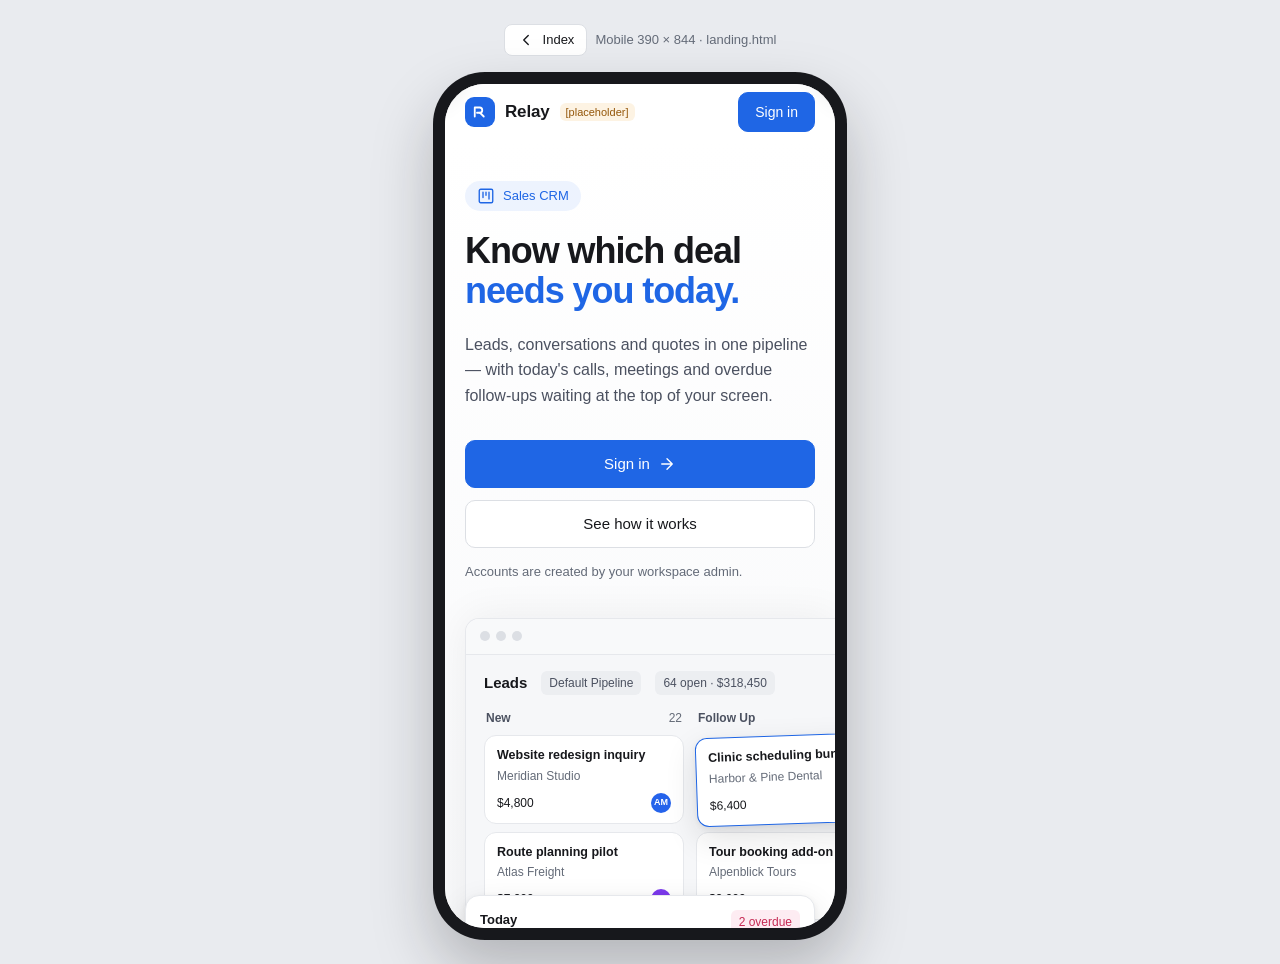
<file: design/hifi-v1/frame.html>
<!doctype html>
<html lang="en">
<head>
<meta charset="utf-8">
<meta name="viewport" content="width=device-width, initial-scale=1">
<title>Mobile 390px — CRM hi-fi v1</title>
<link rel="icon" href="data:,">
<link rel="stylesheet" href="assets/hifi.css">
<style>
  body { min-height: 100vh; display: grid; place-items: center; gap: 16px; padding: 24px; background: #e9ebef; }
  .bar { display: flex; gap: 8px; align-items: center; font-size: 13px; color: var(--muted); }
  .device { width: 414px; height: 868px; border-radius: 52px; background: #17181c; padding: 12px; box-shadow: 0 30px 60px rgba(23,24,28,.25); }
  .device iframe { width: 390px; height: 844px; border: 0; border-radius: 40px; background: #fff; display: block; }
  @media (max-width: 500px) { body { padding: 0; background: #fff; } .bar { display: none; } .device { width: 100vw; height: 100vh; border-radius: 0; padding: 0; box-shadow: none; background: #fff; } .device iframe { width: 100%; height: 100%; border-radius: 0; } }
</style>
</head>
<body>
  <div class="bar"><a class="btn btn-sm" href="index.html"><i data-i="left"></i>Index</a><span id="lbl"></span></div>
  <div class="device"><iframe id="f" title="Mobile preview"></iframe></div>
<script src="assets/hifi.js"></script>
<script>
  const p = new URLSearchParams(location.search).get('p') || 'landing.html';
  const safe = /^[a-z-]+\.html(\?[\w=&-]*)?$/.test(p) ? p : 'landing.html';
  document.getElementById('f').src = safe;
  document.getElementById('lbl').textContent = 'Mobile 390 × 844 · ' + safe;
</script>
</body>
</html>
</file>
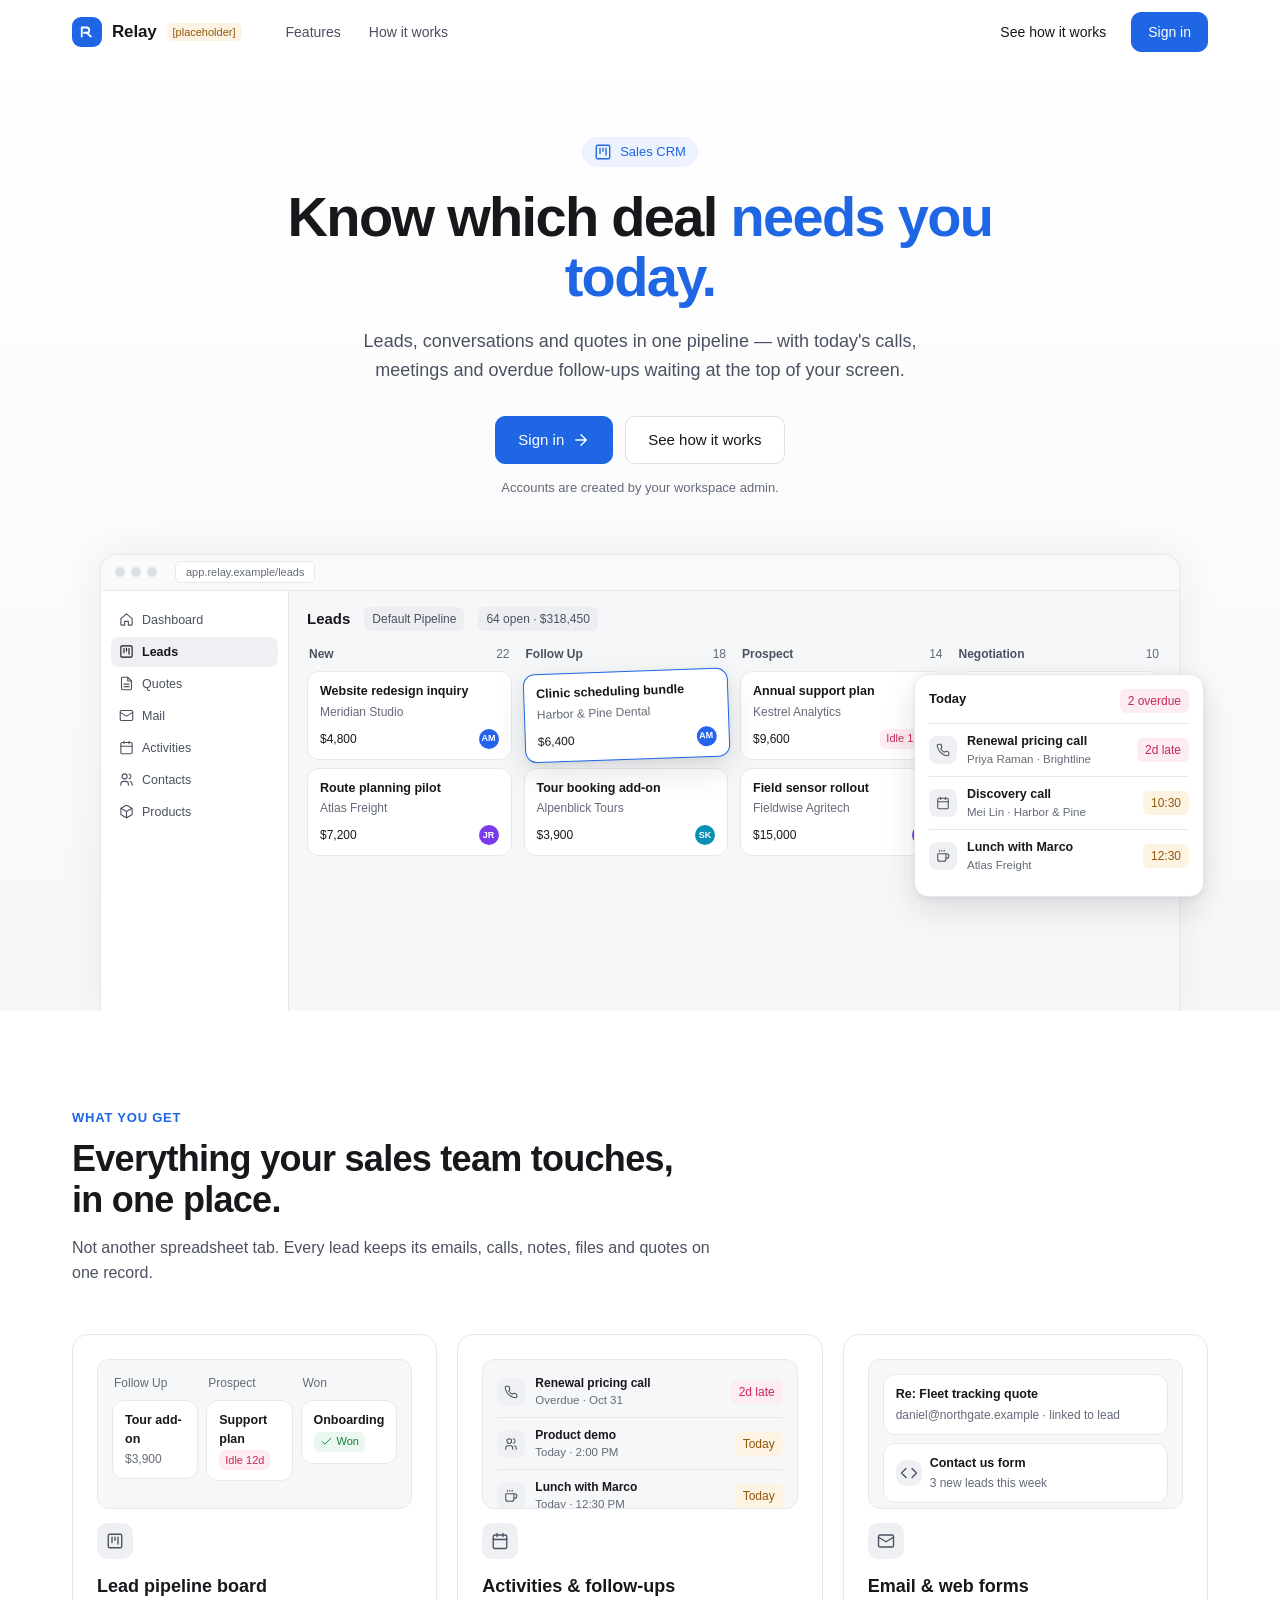
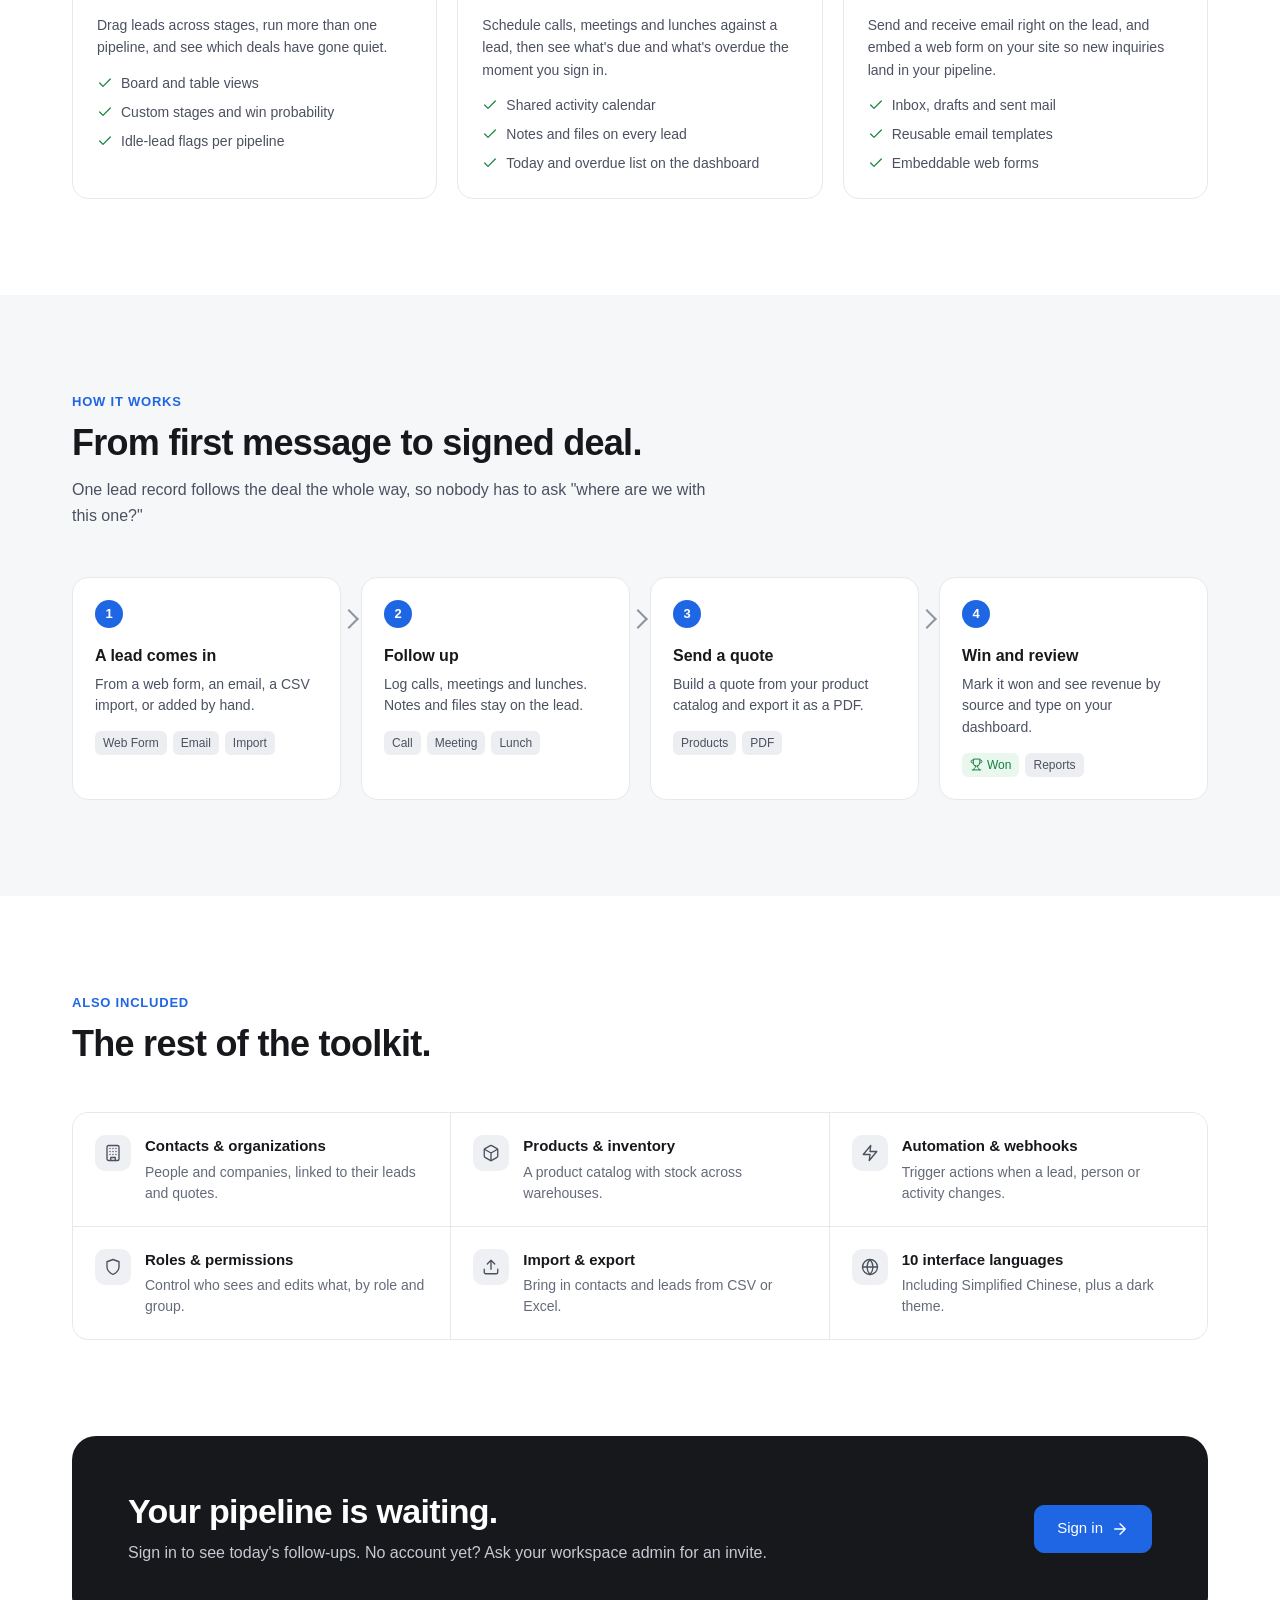
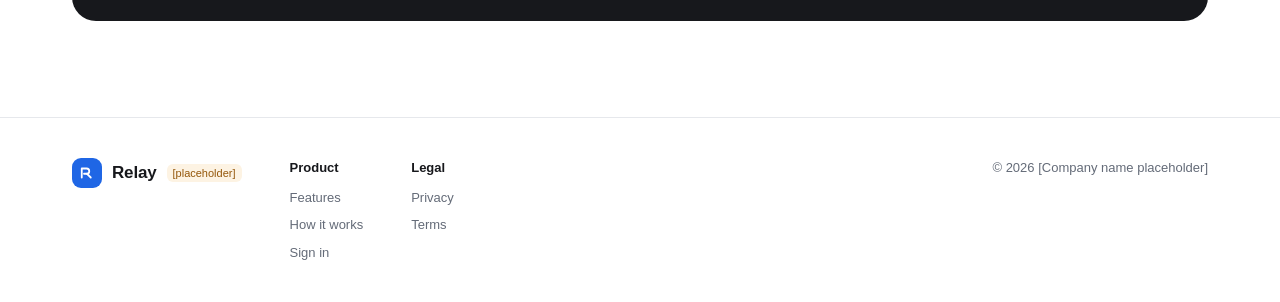
<file: design/hifi-v1/landing.html>
<!doctype html>
<html lang="en">
<head>
<meta charset="utf-8">
<meta name="viewport" content="width=device-width, initial-scale=1">
<title>Relay [placeholder] — Sales CRM · Landing (hi-fi v1)</title>
<link rel="icon" href="data:,">
<link rel="stylesheet" href="assets/hifi.css">
<style>
  body { background: var(--bg); }
  .wrap { max-width: 1200px; margin: 0 auto; padding: 0 32px; }

  /* Top bar */
  .nav { position: sticky; top: 0; z-index: 20; background: rgba(255,255,255,.92); backdrop-filter: saturate(1.4) blur(8px); border-bottom: 1px solid transparent; transition: border-color .2s; }
  .nav.scrolled { border-bottom-color: var(--border); }
  .nav .wrap { display: flex; align-items: center; height: 64px; gap: 32px; }
  .nav-links { display: flex; gap: 4px; }
  .nav-links a { color: var(--text2); font-weight: 500; padding: 8px 12px; border-radius: 8px; }
  .nav-links a:hover { background: var(--hover); color: var(--text); }
  .nav-right { margin-left: auto; display: flex; align-items: center; gap: 8px; }
  .nav-menu { display: none; }
  .mnav { display: none; }

  /* Hero */
  .hero { padding: 72px 0 0; background: linear-gradient(180deg, #fff 0%, var(--page) 100%); overflow: hidden; }
  .hero-copy { max-width: 760px; margin: 0 auto; text-align: center; }
  .eyebrow { display: inline-flex; align-items: center; gap: 8px; height: 30px; padding: 0 12px; border-radius: 999px; background: var(--brand-soft); color: var(--brand); font-size: 13px; font-weight: 500; }
  .hero h1 { margin-top: 20px; font-size: 56px; line-height: 1.07; letter-spacing: -.03em; font-weight: 650; }
  .hero h1 span { color: var(--brand); }
  .hero .lede { margin: 20px auto 0; max-width: 620px; font-size: 18px; line-height: 1.6; color: var(--text2); }
  .hero-cta { margin-top: 32px; display: flex; justify-content: center; gap: 12px; }
  .hero-note { margin-top: 14px; font-size: 13px; color: var(--muted); }

  /* Product shot (HTML-rendered, so it stays crisp and matches the real UI) */
  .shot { position: relative; margin: 56px auto 0; max-width: 1080px; }
  .browser { border: 1px solid var(--border); border-bottom: 0; border-radius: 16px 16px 0 0; background: var(--bg); box-shadow: 0 -2px 40px rgba(23,24,28,.06); overflow: hidden; }
  .browser-bar { display: flex; align-items: center; gap: 6px; height: 36px; padding: 0 14px; border-bottom: 1px solid var(--border); background: var(--band); }
  .browser-bar i, .browser-bar .dot { width: 10px; height: 10px; border-radius: 50%; background: var(--border-ctl); display: inline-block; }
  .browser-url { margin-left: 12px; height: 22px; padding: 0 10px; border-radius: 6px; background: var(--bg); border: 1px solid var(--border); font-size: 11px; color: var(--muted); display: flex; align-items: center; }
  .app { display: grid; grid-template-columns: 188px 1fr; min-height: 420px; }
  .app-side { border-right: 1px solid var(--border); padding: 14px 10px; display: grid; align-content: start; gap: 2px; font-size: 12.5px; }
  .app-side .it { display: flex; align-items: center; gap: 8px; height: 30px; padding: 0 8px; border-radius: 8px; color: var(--text2); }
  .app-side .it .ico { width: 15px; height: 15px; }
  .app-side .it.on { background: var(--current); color: var(--text); font-weight: 600; }
  .app-main { padding: 16px 18px; background: var(--page); min-width: 0; }
  .app-head { display: flex; align-items: center; gap: 10px; margin-bottom: 14px; }
  .app-head b { font-size: 15px; }
  .app-head .tag { margin-left: 4px; }
  .board { display: grid; grid-template-columns: repeat(4, minmax(180px, 1fr)); gap: 12px; }
  .col-h { display: flex; justify-content: space-between; font-size: 12px; font-weight: 600; color: var(--text2); padding: 0 2px 8px; }
  .col-h span:last-child { color: var(--muted); font-weight: 500; }
  .lc { background: var(--bg); border: 1px solid var(--border); border-radius: 12px; padding: 10px 12px; margin-bottom: 8px; font-size: 12px; }
  .lc b { display: block; font-size: 12.5px; font-weight: 600; margin-bottom: 2px; }
  .lc .m { color: var(--muted); }
  .lc .row { display: flex; align-items: center; justify-content: space-between; margin-top: 8px; }
  .lc .av { width: 20px; height: 20px; border-radius: 50%; display: grid; place-items: center; font-size: 9px; font-weight: 600; color: #fff; }
  .lc .tag { height: 20px; font-size: 11px; padding: 0 6px; }
  .lc.drag { transform: rotate(-2deg); box-shadow: var(--shadow-pop); border-color: var(--brand); }
  .float-today { position: absolute; right: -24px; top: 120px; width: 290px; background: var(--bg); border: 1px solid var(--border); border-radius: 14px; box-shadow: var(--shadow-pop); padding: 14px; font-size: 12.5px; }
  .float-today h4 { font-size: 13px; display: flex; justify-content: space-between; margin-bottom: 10px; }
  .ft { display: flex; gap: 10px; align-items: center; padding: 8px 0; border-top: 1px solid var(--border); }
  .ft .card-icon { width: 28px; height: 28px; border-radius: 8px; }
  .ft .card-icon .ico { width: 14px; height: 14px; }
  .ft div:nth-child(2) { flex: 1; min-width: 0; }
  .ft .m { color: var(--muted); font-size: 11.5px; }

  section { padding: 96px 0; }
  .sec-head { max-width: 640px; margin-bottom: 48px; }
  .sec-head .k { font-size: 13px; font-weight: 600; color: var(--brand); text-transform: uppercase; letter-spacing: .06em; }
  .sec-head h2 { margin-top: 10px; font-size: 36px; line-height: 1.15; letter-spacing: -.02em; font-weight: 650; }
  .sec-head p { margin-top: 14px; font-size: 16px; line-height: 1.6; color: var(--text2); }

  /* Capabilities */
  .caps { display: grid; grid-template-columns: repeat(3, 1fr); gap: 20px; }
  .cap { padding: 24px; display: grid; gap: 14px; align-content: start; }
  .cap h3 { font-size: 18px; font-weight: 600; }
  .cap p { color: var(--text2); line-height: 1.6; }
  .cap ul { margin: 0; padding: 0; list-style: none; display: grid; gap: 8px; color: var(--text2); }
  .cap li { display: flex; gap: 8px; }
  .cap li .ico { width: 16px; height: 16px; color: var(--ok); margin-top: 2px; }
  .cap-vis { height: 150px; border-radius: 12px; background: var(--page); border: 1px solid var(--border); padding: 14px; overflow: hidden; font-size: 12px; }

  /* Workflow */
  .flow-sec { background: var(--page); }
  .flow { display: grid; grid-template-columns: repeat(4, 1fr); gap: 20px; position: relative; }
  .step { padding: 22px; position: relative; }
  .step .n { width: 28px; height: 28px; border-radius: 50%; background: var(--brand); color: #fff; display: grid; place-items: center; font-weight: 600; font-size: 13px; }
  .step h3 { margin-top: 16px; font-size: 16px; font-weight: 600; }
  .step p { margin-top: 6px; color: var(--text2); line-height: 1.55; }
  .step .tags { margin-top: 14px; display: flex; flex-wrap: wrap; gap: 6px; }
  .step:not(:last-child)::after { content: ""; position: absolute; right: -16px; top: 34px; width: 12px; height: 12px; border-top: 2px solid var(--border-strong); border-right: 2px solid var(--border-strong); transform: rotate(45deg); }

  /* Also included */
  .more { display: grid; grid-template-columns: repeat(3, 1fr); gap: 1px; background: var(--border); border: 1px solid var(--border); border-radius: 16px; overflow: hidden; }
  .more > div { background: var(--bg); padding: 22px; display: flex; gap: 14px; }
  .more h4 { font-size: 15px; font-weight: 600; }
  .more p { color: var(--muted); margin-top: 4px; line-height: 1.5; }

  /* CTA + footer */
  .cta { padding: 0 0 96px; }
  .cta-box { border-radius: 24px; background: var(--text); color: #fff; padding: 56px; display: flex; align-items: center; gap: 32px; }
  .cta-box h2 { font-size: 34px; line-height: 1.15; letter-spacing: -.02em; font-weight: 650; }
  .cta-box p { color: #c5c9d1; margin-top: 10px; font-size: 16px; }
  .cta-box .btn-primary { margin-left: auto; }
  footer { border-top: 1px solid var(--border); padding: 40px 0; color: var(--muted); font-size: 13px; }
  footer .wrap { display: flex; gap: 48px; align-items: flex-start; }
  footer nav { display: grid; gap: 8px; }
  footer nav b { color: var(--text); font-weight: 600; margin-bottom: 2px; }
  footer nav a { color: var(--muted); }
  footer .copy { margin-left: auto; text-align: right; }

  /* ---------- Mobile (390px) — real reflow ---------- */
  @media (max-width: 767px) {
    .wrap { padding: 0 20px; }
    .nav .wrap { height: 56px; gap: 12px; }
    .nav-links { display: none; }
    .nav-right .btn-ghost { display: none; }
    .nav-menu { display: inline-flex; }
    .mnav { display: block; position: fixed; top: 56px; left: 0; right: 0; background: var(--bg); border-bottom: 1px solid var(--border); padding: 8px 12px 16px; z-index: 19; box-shadow: var(--shadow-pop); }
    .mnav[hidden] { display: none; }
    .mnav a { display: flex; height: 44px; align-items: center; padding: 0 8px; color: var(--text); font-weight: 500; border-radius: 8px; }
    .hero { padding-top: 40px; }
    .hero-copy { text-align: left; }
    .hero h1 { font-size: 36px; line-height: 1.12; }
    .hero .lede { font-size: 16px; margin-left: 0; }
    .hero-cta { flex-direction: column; align-items: stretch; }
    .hero-cta .btn { width: 100%; }
    .shot { margin-top: 36px; margin-right: -20px; }
    .browser { border-radius: 14px 0 0 0; border-right: 0; }
    .browser-url { display: none; }
    .app { grid-template-columns: 1fr; min-height: 300px; }
    .app-side { display: none; }
    .board { grid-template-columns: repeat(4, 200px); }
    .float-today { position: relative; right: auto; top: auto; width: auto; margin: -60px 20px 0 0; }
    section { padding: 64px 0; }
    .sec-head { margin-bottom: 28px; }
    .sec-head h2 { font-size: 28px; }
    .caps, .more { grid-template-columns: 1fr; }
    .flow { grid-template-columns: 1fr; gap: 12px; }
    .step { display: grid; grid-template-columns: 28px 1fr; column-gap: 14px; padding: 18px; }
    .step h3 { margin-top: 3px; }
    .step p, .step .tags { grid-column: 2; }
    .step:not(:last-child)::after { right: auto; left: 31px; top: auto; bottom: -11px; width: 8px; height: 8px; transform: rotate(135deg); }
    .cta { padding-bottom: 64px; }
    .cta-box { flex-direction: column; align-items: stretch; padding: 32px 24px; border-radius: 20px; gap: 20px; }
    .cta-box h2 { font-size: 26px; }
    .cta-box .btn-primary { margin-left: 0; }
    footer .wrap { flex-direction: column; gap: 24px; }
    footer .copy { margin-left: 0; text-align: left; }
  }
</style>
</head>
<body>

<header class="nav" id="nav">
  <div class="wrap">
    <a class="logo" href="landing.html"><span class="logo-mark"></span>Relay <span class="ph">[placeholder]</span></a>
    <nav class="nav-links" aria-label="Main">
      <a href="#features">Features</a>
      <a href="#how">How it works</a>
    </nav>
    <div class="nav-right">
      <a class="btn btn-ghost" href="#how">See how it works</a>
      <a class="btn btn-primary" href="login.html">Sign in</a>
      <button class="btn btn-icon btn-ghost nav-menu" type="button" aria-label="Open menu" aria-expanded="false" aria-controls="mnav" id="menuBtn"><i data-i="menu"></i></button>
    </div>
  </div>
</header>
<div class="mnav" id="mnav" hidden>
  <a href="#features">Features</a>
  <a href="#how">How it works</a>
</div>

<main>
  <div class="hero">
    <div class="wrap">
      <div class="hero-copy">
        <span class="eyebrow"><i data-i="kanban"></i> Sales CRM</span>
        <h1>Know which deal <span>needs you today.</span></h1>
        <p class="lede">Leads, conversations and quotes in one pipeline — with today's calls, meetings and overdue follow-ups waiting at the top of your screen.</p>
        <div class="hero-cta">
          <a class="btn btn-primary btn-lg" href="login.html">Sign in <i data-i="arrow"></i></a>
          <a class="btn btn-lg" href="#how">See how it works</a>
        </div>
        <p class="hero-note">Accounts are created by your workspace admin.</p>
      </div>

      <div class="shot" aria-label="Product preview: leads board">
        <div class="browser">
          <div class="browser-bar"><span class="dot"></span><span class="dot"></span><span class="dot"></span><span class="browser-url">app.relay.example/leads</span></div>
          <div class="app">
            <div class="app-side">
              <div class="it"><i data-i="home"></i>Dashboard</div>
              <div class="it on"><i data-i="kanban"></i>Leads</div>
              <div class="it"><i data-i="quote"></i>Quotes</div>
              <div class="it"><i data-i="mail"></i>Mail</div>
              <div class="it"><i data-i="calendar"></i>Activities</div>
              <div class="it"><i data-i="users"></i>Contacts</div>
              <div class="it"><i data-i="box"></i>Products</div>
            </div>
            <div class="app-main">
              <div class="app-head"><b>Leads</b><span class="tag">Default Pipeline</span><span class="tag">64 open · $318,450</span></div>
              <div class="board">
                <div>
                  <div class="col-h"><span>New</span><span class="num">22</span></div>
                  <div class="lc"><b>Website redesign inquiry</b><span class="m">Meridian Studio</span><div class="row"><span class="num">$4,800</span><span class="av" style="background:#2563eb">AM</span></div></div>
                  <div class="lc"><b>Route planning pilot</b><span class="m">Atlas Freight</span><div class="row"><span class="num">$7,200</span><span class="av" style="background:#7c3aed">JR</span></div></div>
                </div>
                <div>
                  <div class="col-h"><span>Follow Up</span><span class="num">18</span></div>
                  <div class="lc drag"><b>Clinic scheduling bundle</b><span class="m">Harbor &amp; Pine Dental</span><div class="row"><span class="num">$6,400</span><span class="av" style="background:#2563eb">AM</span></div></div>
                  <div class="lc"><b>Tour booking add-on</b><span class="m">Alpenblick Tours</span><div class="row"><span class="num">$3,900</span><span class="av" style="background:#0891b2">SK</span></div></div>
                </div>
                <div>
                  <div class="col-h"><span>Prospect</span><span class="num">14</span></div>
                  <div class="lc"><b>Annual support plan</b><span class="m">Kestrel Analytics</span><div class="row"><span class="num">$9,600</span><span class="tag tag-risk">Idle 12d</span></div></div>
                  <div class="lc"><b>Field sensor rollout</b><span class="m">Fieldwise Agritech</span><div class="row"><span class="num">$15,000</span><span class="av" style="background:#7c3aed">JR</span></div></div>
                </div>
                <div>
                  <div class="col-h"><span>Negotiation</span><span class="num">10</span></div>
                  <div class="lc"><b>Fleet tracking – 40 seats</b><span class="m">Northgate Couriers</span><div class="row"><span class="num">$24,000</span><span class="tag tag-risk">Idle 18d</span></div></div>
                  <div class="lc"><b>Renewal + 10 seats</b><span class="m">Brightline Logistics</span><div class="row"><span class="num">$16,500</span><span class="av" style="background:#2563eb">AM</span></div></div>
                </div>
              </div>
            </div>
          </div>
        </div>
        <div class="float-today" aria-hidden="true">
          <h4><span>Today</span><span class="tag tag-risk">2 overdue</span></h4>
          <div class="ft"><span class="card-icon"><i data-i="phone"></i></span><div><b>Renewal pricing call</b><div class="m">Priya Raman · Brightline</div></div><span class="tag tag-risk">2d late</span></div>
          <div class="ft"><span class="card-icon"><i data-i="calendar"></i></span><div><b>Discovery call</b><div class="m">Mei Lin · Harbor &amp; Pine</div></div><span class="tag tag-warn">10:30</span></div>
          <div class="ft"><span class="card-icon"><i data-i="coffee"></i></span><div><b>Lunch with Marco</b><div class="m">Atlas Freight</div></div><span class="tag tag-warn">12:30</span></div>
        </div>
      </div>
    </div>
  </div>

  <section id="features">
    <div class="wrap">
      <div class="sec-head">
        <span class="k">What you get</span>
        <h2>Everything your sales team touches, in one place.</h2>
        <p>Not another spreadsheet tab. Every lead keeps its emails, calls, notes, files and quotes on one record.</p>
      </div>
      <div class="caps">
        <article class="card cap">
          <div class="cap-vis" aria-hidden="true">
            <div style="display:grid;grid-template-columns:repeat(3,1fr);gap:8px">
              <div><div class="col-h"><span>Follow Up</span></div><div class="lc"><b>Tour add-on</b><span class="m">$3,900</span></div></div>
              <div><div class="col-h"><span>Prospect</span></div><div class="lc"><b>Support plan</b><span class="tag tag-risk">Idle 12d</span></div></div>
              <div><div class="col-h"><span>Won</span></div><div class="lc"><b>Onboarding</b><span class="tag tag-ok"><i data-i="check"></i>Won</span></div></div>
            </div>
          </div>
          <span class="card-icon"><i data-i="kanban"></i></span>
          <h3>Lead pipeline board</h3>
          <p>Drag leads across stages, run more than one pipeline, and see which deals have gone quiet.</p>
          <ul>
            <li><i data-i="check"></i>Board and table views</li>
            <li><i data-i="check"></i>Custom stages and win probability</li>
            <li><i data-i="check"></i>Idle-lead flags per pipeline</li>
          </ul>
        </article>
        <article class="card cap">
          <div class="cap-vis" aria-hidden="true">
            <div class="ft" style="border-top:0;padding-top:0"><span class="card-icon"><i data-i="phone"></i></span><div><b>Renewal pricing call</b><div class="m">Overdue · Oct 31</div></div><span class="tag tag-risk">2d late</span></div>
            <div class="ft"><span class="card-icon"><i data-i="users"></i></span><div><b>Product demo</b><div class="m">Today · 2:00 PM</div></div><span class="tag tag-warn">Today</span></div>
            <div class="ft"><span class="card-icon"><i data-i="coffee"></i></span><div><b>Lunch with Marco</b><div class="m">Today · 12:30 PM</div></div><span class="tag tag-warn">Today</span></div>
          </div>
          <span class="card-icon"><i data-i="calendar"></i></span>
          <h3>Activities &amp; follow-ups</h3>
          <p>Schedule calls, meetings and lunches against a lead, then see what's due and what's overdue the moment you sign in.</p>
          <ul>
            <li><i data-i="check"></i>Shared activity calendar</li>
            <li><i data-i="check"></i>Notes and files on every lead</li>
            <li><i data-i="check"></i>Today and overdue list on the dashboard</li>
          </ul>
        </article>
        <article class="card cap">
          <div class="cap-vis" aria-hidden="true" style="display:grid;gap:8px">
            <div class="lc" style="margin:0"><b>Re: Fleet tracking quote</b><span class="m">daniel@northgate.example · linked to lead</span></div>
            <div class="lc" style="margin:0;display:flex;align-items:center;gap:8px"><span class="card-icon" style="width:26px;height:26px"><i data-i="code"></i></span><span><b>Contact us form</b><span class="m">3 new leads this week</span></span></div>
          </div>
          <span class="card-icon"><i data-i="mail"></i></span>
          <h3>Email &amp; web forms</h3>
          <p>Send and receive email right on the lead, and embed a web form on your site so new inquiries land in your pipeline.</p>
          <ul>
            <li><i data-i="check"></i>Inbox, drafts and sent mail</li>
            <li><i data-i="check"></i>Reusable email templates</li>
            <li><i data-i="check"></i>Embeddable web forms</li>
          </ul>
        </article>
      </div>
    </div>
  </section>

  <section class="flow-sec" id="how">
    <div class="wrap">
      <div class="sec-head">
        <span class="k">How it works</span>
        <h2>From first message to signed deal.</h2>
        <p>One lead record follows the deal the whole way, so nobody has to ask "where are we with this one?"</p>
      </div>
      <ol class="flow" style="list-style:none;margin:0;padding:0">
        <li class="card step"><span class="n">1</span><h3>A lead comes in</h3><p>From a web form, an email, a CSV import, or added by hand.</p><div class="tags"><span class="tag">Web Form</span><span class="tag">Email</span><span class="tag">Import</span></div></li>
        <li class="card step"><span class="n">2</span><h3>Follow up</h3><p>Log calls, meetings and lunches. Notes and files stay on the lead.</p><div class="tags"><span class="tag">Call</span><span class="tag">Meeting</span><span class="tag">Lunch</span></div></li>
        <li class="card step"><span class="n">3</span><h3>Send a quote</h3><p>Build a quote from your product catalog and export it as a PDF.</p><div class="tags"><span class="tag">Products</span><span class="tag">PDF</span></div></li>
        <li class="card step"><span class="n">4</span><h3>Win and review</h3><p>Mark it won and see revenue by source and type on your dashboard.</p><div class="tags"><span class="tag tag-ok"><i data-i="trophy"></i>Won</span><span class="tag">Reports</span></div></li>
      </ol>
    </div>
  </section>

  <section>
    <div class="wrap">
      <div class="sec-head">
        <span class="k">Also included</span>
        <h2>The rest of the toolkit.</h2>
      </div>
      <div class="more">
        <div><span class="card-icon"><i data-i="building"></i></span><div><h4>Contacts &amp; organizations</h4><p>People and companies, linked to their leads and quotes.</p></div></div>
        <div><span class="card-icon"><i data-i="box"></i></span><div><h4>Products &amp; inventory</h4><p>A product catalog with stock across warehouses.</p></div></div>
        <div><span class="card-icon"><i data-i="zap"></i></span><div><h4>Automation &amp; webhooks</h4><p>Trigger actions when a lead, person or activity changes.</p></div></div>
        <div><span class="card-icon"><i data-i="shield"></i></span><div><h4>Roles &amp; permissions</h4><p>Control who sees and edits what, by role and group.</p></div></div>
        <div><span class="card-icon"><i data-i="upload"></i></span><div><h4>Import &amp; export</h4><p>Bring in contacts and leads from CSV or Excel.</p></div></div>
        <div><span class="card-icon"><i data-i="globe"></i></span><div><h4>10 interface languages</h4><p>Including Simplified Chinese, plus a dark theme.</p></div></div>
      </div>
    </div>
  </section>

  <div class="cta">
    <div class="wrap">
      <div class="cta-box">
        <div>
          <h2>Your pipeline is waiting.</h2>
          <p>Sign in to see today's follow-ups. No account yet? Ask your workspace admin for an invite.</p>
        </div>
        <a class="btn btn-primary btn-lg" href="login.html">Sign in <i data-i="arrow"></i></a>
      </div>
    </div>
  </div>
</main>

<footer>
  <div class="wrap">
    <a class="logo" href="landing.html"><span class="logo-mark"></span>Relay <span class="ph">[placeholder]</span></a>
    <nav aria-label="Product"><b>Product</b><a href="#features">Features</a><a href="#how">How it works</a><a href="login.html">Sign in</a></nav>
    <nav aria-label="Legal"><b>Legal</b><a href="#" onclick="Hifi.toast('Legal pages are not part of this mockup.');return false">Privacy</a><a href="#" onclick="Hifi.toast('Legal pages are not part of this mockup.');return false">Terms</a></nav>
    <div class="copy">© 2026 [Company name placeholder]</div>
  </div>
</footer>

<script src="assets/hifi.js"></script>
<script>
  const nav = document.getElementById('nav');
  addEventListener('scroll', () => nav.classList.toggle('scrolled', scrollY > 8), { passive: true });
  const mb = document.getElementById('menuBtn'), mn = document.getElementById('mnav');
  mb.addEventListener('click', () => { mn.hidden = !mn.hidden; mb.setAttribute('aria-expanded', String(!mn.hidden)); });
  mn.addEventListener('click', e => { if (e.target.tagName === 'A') { mn.hidden = true; mb.setAttribute('aria-expanded', 'false'); } });
</script>
</body>
</html>
</file>
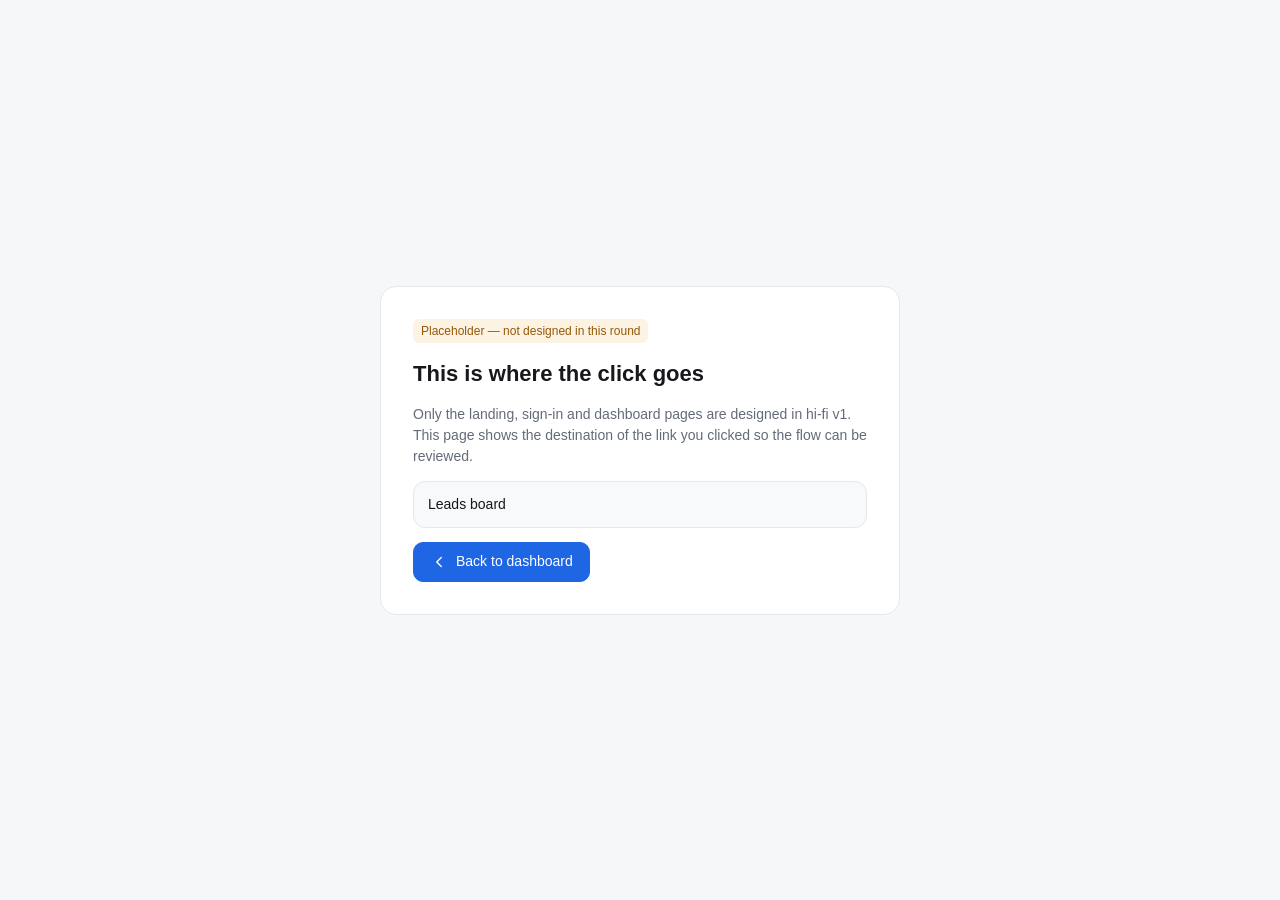
<file: design/hifi-v1/leads.html>
<!doctype html>
<html lang="en">
<head>
<meta charset="utf-8">
<meta name="viewport" content="width=device-width, initial-scale=1">
<title>Placeholder — Relay [placeholder] (hi-fi v1)</title>
<link rel="icon" href="data:,">
<link rel="stylesheet" href="assets/hifi.css">
<style>
  body { display: grid; place-items: center; min-height: 100vh; padding: 20px; }
  .card { max-width: 520px; width: 100%; padding: 32px; display: grid; gap: 14px; }
  .card h1 { font-size: 22px; font-weight: 600; }
  .dest { padding: 12px 14px; border-radius: 12px; background: var(--band); border: 1px solid var(--border); font-weight: 500; }
</style>
</head>
<body>
  <main class="card">
    <span class="tag tag-warn" style="justify-self:start">Placeholder — not designed in this round</span>
    <h1>This is where the click goes</h1>
    <p class="muted">Only the landing, sign-in and dashboard pages are designed in hi-fi v1. This page shows the destination of the link you clicked so the flow can be reviewed.</p>
    <div class="dest" id="dest">Leads board</div>
    <a class="btn btn-primary" href="dashboard.html" style="justify-self:start"><i data-i="left"></i>Back to dashboard</a>
  </main>
<script src="assets/hifi.js"></script>
<script>
  const q = new URLSearchParams(location.search);
  const names = { 'follow-up': 'Follow Up', new: 'New', prospect: 'Prospect', negotiation: 'Negotiation' };
  const go = { quotes: 'Quotes list', mail: 'Mail inbox', activities: 'Activities calendar', contacts: 'Contacts (persons & organizations)', products: 'Products', reports: 'Reports', settings: 'Settings' };
  const fl = { 'new-30d': 'Leads created in the last 30 days', open: 'All open leads', 'won-30d': 'Leads won in the last 30 days', 'closed-30d': 'Leads won or lost in the last 30 days' };
  let t = 'Leads board';
  if (q.get('stage')) t = 'Leads board → filtered to stage “' + (names[q.get('stage')] || q.get('stage')) + '”';
  else if (q.get('lead')) t = 'Lead detail → “' + q.get('lead') + '”';
  else if (q.get('new')) t = 'Quick create → ' + q.get('new');
  else if (q.get('go')) t = go[q.get('go')] || q.get('go');
  else if (q.get('filter')) t = 'Leads table → ' + (fl[q.get('filter')] || q.get('filter'));
  document.getElementById('dest').textContent = t;
</script>
</body>
</html>
</file>
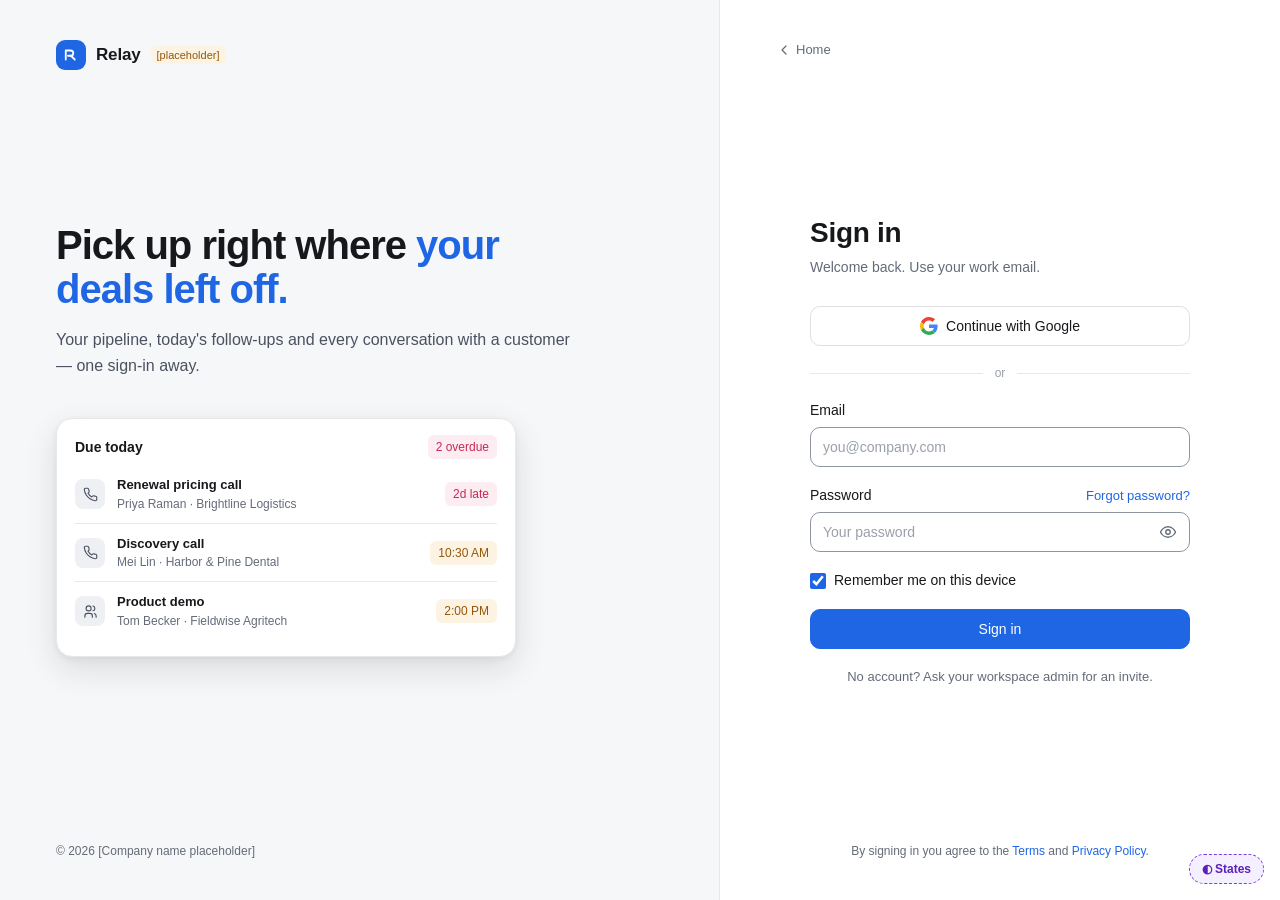
<file: design/hifi-v1/login.html>
<!doctype html>
<html lang="en">
<head>
<meta charset="utf-8">
<meta name="viewport" content="width=device-width, initial-scale=1">
<title>Sign in — Relay [placeholder] (hi-fi v1)</title>
<link rel="icon" href="data:,">
<link rel="stylesheet" href="assets/hifi.css">
<style>
  body { background: var(--bg); min-height: 100vh; }
  .split { display: grid; grid-template-columns: minmax(0, 1fr) minmax(480px, 560px); min-height: 100vh; }

  /* Brand side */
  .brand { background: var(--page); border-right: 1px solid var(--border); padding: 40px 56px; display: flex; flex-direction: column; overflow: hidden; }
  .brand-copy { margin-top: auto; max-width: 520px; }
  .brand h2 { font-size: 40px; line-height: 1.1; letter-spacing: -.025em; font-weight: 650; }
  .brand h2 span { color: var(--brand); }
  .brand p { margin-top: 16px; font-size: 16px; line-height: 1.6; color: var(--text2); }
  .brand ul { list-style: none; padding: 0; margin: 24px 0 0; display: grid; gap: 10px; color: var(--text2); }
  .brand li { display: flex; gap: 10px; align-items: center; }
  .brand li .ico { color: var(--brand); width: 18px; height: 18px; }
  .preview { margin-top: 40px; margin-bottom: auto; max-width: 460px; background: var(--bg); border: 1px solid var(--border); border-radius: 16px; box-shadow: var(--shadow-pop); padding: 16px 18px; font-size: 13px; }
  .preview h4 { display: flex; justify-content: space-between; align-items: center; font-size: 14px; margin-bottom: 6px; }
  .pv { display: flex; align-items: center; gap: 12px; padding: 10px 0; border-top: 1px solid var(--border); }
  .pv:first-of-type { border-top: 0; }
  .pv .card-icon { width: 30px; height: 30px; border-radius: 8px; }
  .pv .card-icon .ico { width: 15px; height: 15px; }
  .pv > div { flex: 1; min-width: 0; }
  .pv .m { color: var(--muted); font-size: 12px; }
  .brand-foot { margin-top: 32px; font-size: 12px; color: var(--muted); }

  /* Form side */
  .form-side { display: flex; flex-direction: column; padding: 40px 56px; }
  .form-top { display: flex; justify-content: space-between; align-items: center; }
  .form-top .m-logo { display: none; }
  .back { display: inline-flex; align-items: center; gap: 4px; color: var(--muted); font-size: 13px; font-weight: 500; }
  .back .ico { width: 16px; height: 16px; }
  .form-box { width: 100%; max-width: 380px; margin: auto; padding: 40px 0; }
  .form-box h1 { font-size: 28px; line-height: 36px; font-weight: 600; letter-spacing: -.01em; }
  .form-box .sub { margin-top: 6px; color: var(--muted); }
  .stack { display: grid; gap: 18px; margin-top: 28px; }
  .or { display: flex; align-items: center; gap: 12px; color: var(--faint); font-size: 12px; }
  .or::before, .or::after { content: ""; flex: 1; height: 1px; background: var(--border); }
  .row-between { display: flex; justify-content: space-between; align-items: center; font-size: 13px; }
  .g-btn .g { width: 18px; height: 18px; }
  .form-foot { font-size: 13px; color: var(--muted); text-align: center; }
  .sent-ico { width: 52px; height: 52px; border-radius: 14px; background: var(--ok-bg); color: var(--ok); display: grid; place-items: center; }
  .sent-ico .ico { width: 26px; height: 26px; }
  .legal { font-size: 12px; color: var(--muted); text-align: center; }
  [data-view][hidden] { display: none !important; }

  /* ---------- Mobile: form only, logo on top ---------- */
  @media (max-width: 899px) {
    .split { grid-template-columns: 1fr; }
    .brand { display: none; }
    .form-side { padding: 16px 20px 24px; min-height: 100vh; }
    .form-top .m-logo { display: inline-flex; }
    .form-top .logo { font-size: 16px; }
    .form-box { margin: 0 auto; padding: 36px 0 24px; max-width: none; }
    .form-box h1 { font-size: 24px; line-height: 32px; }
    .stack { gap: 16px; margin-top: 24px; }
    .input, .btn { height: 44px; }
    .input { font-size: 16px; } /* >=16px stops iOS Safari zooming on focus */
    .check { min-height: 44px; }
    .check input { width: 20px; height: 20px; }
    .form-side { padding-bottom: 64px; } /* keeps legal links clear of the review-only States pill */
    .input-wrap .btn-icon { height: 36px; }
    .legal { margin-top: auto; }
  }
</style>
</head>
<body>
<div class="split">
  <aside class="brand" aria-label="About Relay">
    <a class="logo" href="landing.html"><span class="logo-mark"></span>Relay <span class="ph">[placeholder]</span></a>
    <div class="brand-copy">
      <h2>Pick up right where <span>your deals left off.</span></h2>
      <p>Your pipeline, today's follow-ups and every conversation with a customer — one sign-in away.</p>
    </div>
    <div class="preview" aria-hidden="true">
      <h4><span>Due today</span><span class="tag tag-risk">2 overdue</span></h4>
      <div class="pv"><span class="card-icon"><i data-i="phone"></i></span><div><b>Renewal pricing call</b><div class="m">Priya Raman · Brightline Logistics</div></div><span class="tag tag-risk">2d late</span></div>
      <div class="pv"><span class="card-icon"><i data-i="phone"></i></span><div><b>Discovery call</b><div class="m">Mei Lin · Harbor &amp; Pine Dental</div></div><span class="tag tag-warn">10:30 AM</span></div>
      <div class="pv"><span class="card-icon"><i data-i="users"></i></span><div><b>Product demo</b><div class="m">Tom Becker · Fieldwise Agritech</div></div><span class="tag tag-warn">2:00 PM</span></div>
    </div>
    <div class="brand-foot">© 2026 [Company name placeholder]</div>
  </aside>

  <main class="form-side">
    <div class="form-top">
      <a class="logo m-logo" href="landing.html"><span class="logo-mark"></span>Relay <span class="ph">[placeholder]</span></a>
      <a class="back" href="landing.html"><i data-i="left"></i>Home</a>
    </div>

    <!-- View: sign in -->
    <div class="form-box" data-view="signin">
      <h1>Sign in</h1>
      <p class="sub">Welcome back. Use your work email.</p>
      <form class="stack" id="signinForm" novalidate>
        <div class="alert alert-err" id="credErr" role="alert" hidden>
          <i data-i="alert"></i>
          <div><b>Email or password is incorrect.</b><br>Check both and try again, or <a href="#" data-go="forgot">reset your password</a>.</div>
        </div>
        <button class="btn btn-block g-btn" type="button" id="googleBtn">
          <svg class="g" viewBox="0 0 48 48" aria-hidden="true"><path fill="#EA4335" d="M24 9.5c3.54 0 6.71 1.22 9.21 3.6l6.85-6.85C35.9 2.38 30.47 0 24 0 14.62 0 6.51 5.38 2.56 13.22l7.98 6.19C12.43 13.72 17.74 9.5 24 9.5z"/><path fill="#4285F4" d="M46.98 24.55c0-1.57-.15-3.09-.38-4.55H24v9.02h12.94c-.58 2.96-2.26 5.48-4.78 7.18l7.73 6c4.51-4.18 7.09-10.36 7.09-17.65z"/><path fill="#FBBC05" d="M10.53 28.59c-.48-1.45-.76-2.99-.76-4.59s.27-3.14.76-4.59l-7.98-6.19C.92 16.46 0 20.12 0 24c0 3.88.92 7.54 2.56 10.78l7.97-6.19z"/><path fill="#34A853" d="M24 48c6.48 0 11.93-2.13 15.89-5.81l-7.73-6c-2.15 1.45-4.92 2.3-8.16 2.3-6.26 0-11.57-4.22-13.47-9.91l-7.98 6.19C6.51 42.62 14.62 48 24 48z"/></svg>
          Continue with Google
        </button>
        <div class="or">or</div>
        <div class="field">
          <label for="email">Email</label>
          <input class="input" id="email" name="email" type="email" autocomplete="email" placeholder="you@company.com" aria-describedby="emailErr">
          <div class="field-error" id="emailErr" hidden><i data-i="alert"></i><span class="msg"></span></div>
        </div>
        <div class="field">
          <div class="label-row"><label for="password">Password</label><a href="#" data-go="forgot" style="font-size:13px">Forgot password?</a></div>
          <div class="input-wrap">
            <input class="input" id="password" name="password" type="password" autocomplete="current-password" placeholder="Your password" aria-describedby="pwErr">
            <button class="btn btn-icon" type="button" id="pwToggle" aria-label="Show password" aria-pressed="false"><i data-i="eye"></i></button>
          </div>
          <div class="field-error" id="pwErr" hidden><i data-i="alert"></i><span class="msg"></span></div>
        </div>
        <label class="check"><input type="checkbox" id="remember" checked> Remember me on this device</label>
        <button class="btn btn-primary btn-block" type="submit" id="submitBtn">Sign in</button>
        <p class="form-foot">No account? Ask your workspace admin for an invite.</p>
      </form>
    </div>

    <!-- View: forgot password -->
    <div class="form-box" data-view="forgot" hidden>
      <a class="back" href="#" data-go="signin"><i data-i="left"></i>Back to sign in</a>
      <h1 style="margin-top:20px">Reset your password</h1>
      <p class="sub">Enter the email you sign in with. We'll send you a link to set a new password.</p>
      <form class="stack" id="forgotForm" novalidate>
        <div class="field">
          <label for="fEmail">Email</label>
          <input class="input" id="fEmail" type="email" autocomplete="email" placeholder="you@company.com" aria-describedby="fEmailErr">
          <div class="field-error" id="fEmailErr" hidden><i data-i="alert"></i><span class="msg"></span></div>
        </div>
        <button class="btn btn-primary btn-block" type="submit" id="forgotBtn">Send reset link</button>
      </form>
    </div>

    <!-- View: link sent -->
    <div class="form-box" data-view="sent" hidden role="status">
      <span class="sent-ico"><i data-i="mailcheck"></i></span>
      <h1 style="margin-top:20px">Check your email</h1>
      <p class="sub">If an account exists for <b id="sentTo" style="color:var(--text)">alex.morgan@northwind.example</b>, you'll get a reset link in a minute. The link works for 60 minutes.</p>
      <div class="stack">
        <a class="btn btn-primary btn-block" href="#" data-go="signin">Back to sign in</a>
        <p class="form-foot">Didn't get it? Check spam, or <a href="#" id="resend">send it again</a>.</p>
      </div>
    </div>

    <p class="legal">By signing in you agree to the <a href="#" onclick="Hifi.toast('Legal pages are not part of this mockup.');return false">Terms</a> and <a href="#" onclick="Hifi.toast('Legal pages are not part of this mockup.');return false">Privacy Policy</a>.</p>
  </main>
</div>

<script src="assets/hifi.js"></script>
<script>
  const $ = id => document.getElementById(id);
  const DEMO_EMAIL = 'alex.morgan@northwind.example', DEMO_PW = 'demo1234';
  const emailRe = /^[^\s@]+@[^\s@]+\.[^\s@]+$/;
  let proto;

  function show(view) {
    document.querySelectorAll('[data-view]').forEach(v => v.hidden = v.dataset.view !== view);
    const first = document.querySelector('[data-view="' + view + '"] input, [data-view="' + view + '"] .btn-primary');
    if (first && view !== 'signin') first.focus();
  }
  function setErr(input, box, msg) {
    input.setAttribute('aria-invalid', msg ? 'true' : 'false');
    box.hidden = !msg; box.querySelector('.msg').textContent = msg || '';
  }
  function validateEmail(input, box) {
    const v = input.value.trim();
    const msg = !v ? 'Enter your email address.' : !emailRe.test(v) ? 'Enter a valid email, like name@company.com.' : '';
    setErr(input, box, msg); return !msg;
  }
  function validatePw() {
    const msg = $('password').value ? '' : 'Enter your password.';
    setErr($('password'), $('pwErr'), msg); return !msg;
  }
  function setSubmitting(on, btn, label) {
    btn.classList.toggle('is-loading', on); btn.disabled = on;
    btn.innerHTML = on ? '<span class="spinner" aria-hidden="true"></span>' + label : btn.dataset.label;
    btn.closest('form').querySelectorAll('input, button:not([type=submit])').forEach(el => el.disabled = on);
  }
  ['submitBtn', 'forgotBtn'].forEach(id => $(id).dataset.label = $(id).textContent);

  // Validate on blur; clear as soon as the value is fixed; never add new errors while typing.
  $('email').addEventListener('blur', () => { if ($('email').value) validateEmail($('email'), $('emailErr')); });
  $('email').addEventListener('input', () => { if ($('email').getAttribute('aria-invalid') === 'true' && emailRe.test($('email').value.trim())) setErr($('email'), $('emailErr'), ''); $('credErr').hidden = true; });
  $('password').addEventListener('input', () => { if ($('password').value) setErr($('password'), $('pwErr'), ''); $('credErr').hidden = true; });
  $('fEmail').addEventListener('input', () => { if ($('fEmail').getAttribute('aria-invalid') === 'true' && emailRe.test($('fEmail').value.trim())) setErr($('fEmail'), $('fEmailErr'), ''); });

  $('pwToggle').addEventListener('click', () => {
    const on = $('password').type === 'password';
    $('password').type = on ? 'text' : 'password';
    $('pwToggle').setAttribute('aria-pressed', String(on));
    $('pwToggle').setAttribute('aria-label', on ? 'Hide password' : 'Show password');
    $('pwToggle').innerHTML = Hifi.svg(on ? 'eyeoff' : 'eye').replace('<svg', '<svg class="ico"');
  });

  $('signinForm').addEventListener('submit', e => {
    e.preventDefault();
    $('credErr').hidden = true;
    const ok = [validateEmail($('email'), $('emailErr')), validatePw()];
    if (!ok[0]) return $('email').focus();
    if (!ok[1]) return $('password').focus();
    setSubmitting(true, $('submitBtn'), 'Signing in…'); proto.mark('submitting');
    setTimeout(() => {
      if ($('password').value === DEMO_PW) { location.href = 'dashboard.html?from=login'; return; }
      setSubmitting(false, $('submitBtn'));
      $('password').value = ''; $('credErr').hidden = false; $('password').focus(); proto.mark('wrong');
    }, 1100);
  });

  $('forgotForm').addEventListener('submit', e => {
    e.preventDefault();
    if (!validateEmail($('fEmail'), $('fEmailErr'))) return $('fEmail').focus();
    setSubmitting(true, $('forgotBtn'), 'Sending…');
    setTimeout(() => { setSubmitting(false, $('forgotBtn')); $('sentTo').textContent = $('fEmail').value.trim(); show('sent'); proto.mark('sent'); }, 900);
  });

  document.addEventListener('click', e => {
    const go = e.target.closest('[data-go]');
    if (!go) return;
    e.preventDefault();
    if (go.dataset.go === 'forgot') { $('fEmail').value = $('email').value; setErr($('fEmail'), $('fEmailErr'), ''); }
    show(go.dataset.go); proto.mark(go.dataset.go === 'signin' ? 'default' : go.dataset.go);
  });
  $('resend').addEventListener('click', e => { e.preventDefault(); Hifi.toast('Reset link sent again.'); });
  $('googleBtn').addEventListener('click', () => Hifi.toast('Google sign-in is reserved in this design — not connected yet.'));

  // Prototype state switcher
  function reset() {
    ['email', 'password'].forEach(id => { $(id).value = ''; $(id).disabled = false; });
    setErr($('email'), $('emailErr'), ''); setErr($('password'), $('pwErr'), ''); $('credErr').hidden = true;
    setSubmitting(false, $('submitBtn')); setSubmitting(false, $('forgotBtn'));
  }
  function setState(s) {
    reset(); show(['forgot', 'sent'].includes(s) ? s : 'signin');
    if (s === 'invalid') { $('email').value = 'alex.morgan@northwind'; validateEmail($('email'), $('emailErr')); validatePw(); }
    if (s === 'wrong') { $('email').value = DEMO_EMAIL; $('credErr').hidden = false; }
    if (s === 'submitting') { $('email').value = DEMO_EMAIL; $('password').value = DEMO_PW; setSubmitting(true, $('submitBtn'), 'Signing in…'); }
    if (s === 'forgot') $('fEmail').value = DEMO_EMAIL;
    if (s === 'sent') $('sentTo').textContent = DEMO_EMAIL;
    proto.mark(s);
  }
  proto = Hifi.protoPanel({
    states: [
      { id: 'default', label: 'Default' }, { id: 'invalid', label: 'Validation error' },
      { id: 'wrong', label: 'Wrong password' }, { id: 'submitting', label: 'Signing in' },
      { id: 'forgot', label: 'Forgot password' }, { id: 'sent', label: 'Link sent' }
    ],
    onSet: setState,
    extra: [{ label: 'Fill demo login', onClick: () => { setState('default'); $('email').value = DEMO_EMAIL; $('password').value = DEMO_PW; $('submitBtn').focus(); } }],
    note: 'Password <b>demo1234</b> signs in. Any other password shows the "incorrect" state.'
  });
  setState(new URLSearchParams(location.search).get('state') || 'default');
</script>
</body>
</html>
</file>
<file: design/hifi-v1/assets/hifi.css>
/*
 * CRM hi-fi v1 — shared tokens and components.
 * Values follow the ZCZY318 Web design template v1 (Notion "Web 设计模板与设计指南").
 * Implementation target: Tailwind 3 + Preline (free) inside Krayin; this file is the visual spec.
 */
:root {
  --page: #f6f7f9;
  --bg: #ffffff;
  --border: #e6e8ec;
  --border-ctl: #dcdfe4;
  --border-strong: #8f95a0;
  --band: #f8f9fa;
  --hover: #f3f4f6;
  --current: #eef0f3;
  --track: #eceef1;
  --text: #17181c;
  --text2: #4b5160;
  --muted: #646b78;
  --faint: #9aa0aa;
  --brand: #1f66e5;
  --brand-hover: #1852bd;
  --brand-soft: #edf3fe;
  --ok: #15803d;
  --ok-bg: #e9f7ef;
  --warn: #94570a;
  --warn-bg: #fdf3e3;
  --err: #b42318;
  --err-bg: #fdeceb;
  --risk: #c62a54;
  --risk-bg: #fdecf2;
  --series: #2563eb;
  --series-hover: #1d4ed8;
  --cat2: #db2777;
  --compare: #646b78;
  --shadow-pop: 0 12px 32px rgba(23, 24, 28, .12), 0 2px 6px rgba(23, 24, 28, .06);
  --font: -apple-system, BlinkMacSystemFont, "Segoe UI", Roboto, "PingFang SC", "Hiragino Sans GB", "Microsoft YaHei", "Noto Sans SC", "Helvetica Neue", Arial, sans-serif;
}

* { box-sizing: border-box; }
[hidden] { display: none !important; }
html { -webkit-text-size-adjust: 100%; }
body { margin: 0; font: 14px/1.5 var(--font); color: var(--text); background: var(--page); }
a { color: var(--brand); text-decoration: none; }
a:hover { color: var(--brand-hover); }
h1, h2, h3, h4, p { margin: 0; }
button, input, select { font: inherit; color: inherit; }
:focus-visible { outline: 2px solid var(--brand); outline-offset: 2px; }
.num { font-variant-numeric: tabular-nums; }
.muted { color: var(--muted); }
.sr-only { position: absolute; width: 1px; height: 1px; overflow: hidden; clip: rect(0 0 0 0); white-space: nowrap; }
.ico { width: 18px; height: 18px; flex: none; display: inline-block; vertical-align: middle; }
.ico svg { width: 100%; height: 100%; display: block; }

/* Brand mark (name not decided — always shown with [placeholder]) */
.logo { display: inline-flex; align-items: center; gap: 10px; color: var(--text); font-weight: 600; font-size: 17px; letter-spacing: -.01em; }
.logo:hover { color: var(--text); }
.logo-mark { width: 30px; height: 30px; border-radius: 9px; background: var(--brand); display: grid; place-items: center; flex: none; }
.logo-mark svg { width: 18px; height: 18px; }
.ph { font-size: 11px; font-weight: 500; color: var(--warn); background: var(--warn-bg); border-radius: 6px; padding: 1px 6px; letter-spacing: 0; white-space: nowrap; }

/* Buttons */
.btn { display: inline-flex; align-items: center; justify-content: center; gap: 8px; height: 40px; padding: 0 16px; border-radius: 10px; border: 1px solid var(--border-ctl); background: var(--bg); color: var(--text); font-weight: 500; cursor: pointer; white-space: nowrap; text-decoration: none; }
.btn:hover { background: var(--hover); color: var(--text); }
.btn-primary { background: var(--brand); border-color: var(--brand); color: #fff; }
.btn-primary:hover { background: var(--brand-hover); border-color: var(--brand-hover); color: #fff; }
.btn-ghost { border-color: transparent; background: transparent; }
.btn-ghost:hover { background: var(--hover); }
.btn-sm { height: 32px; padding: 0 12px; border-radius: 8px; font-size: 13px; }
.btn-lg { height: 48px; padding: 0 22px; font-size: 15px; border-radius: 10px; }
.btn-icon { width: 40px; padding: 0; }
.btn-icon.btn-sm { width: 32px; }
.btn-block { width: 100%; }
.btn[disabled], .btn.is-disabled { background: var(--band); border-color: var(--border-ctl); color: var(--faint); cursor: not-allowed; }
.btn-primary.is-loading { background: var(--brand); border-color: var(--brand); color: #fff; opacity: .85; cursor: progress; }
.spinner { width: 16px; height: 16px; border-radius: 50%; border: 2px solid currentColor; border-right-color: transparent; animation: spin .7s linear infinite; }
@keyframes spin { to { transform: rotate(360deg); } }

/* Form fields */
.field { display: grid; gap: 6px; }
.field > label, .label { font-size: 14px; font-weight: 500; }
.label-row { display: flex; justify-content: space-between; align-items: baseline; }
.input { height: 40px; width: 100%; padding: 0 12px; border-radius: 10px; border: 1px solid var(--border-strong); background: var(--bg); outline: none; }
.input::placeholder { color: var(--faint); }
.input:focus { border-color: var(--brand); box-shadow: 0 0 0 3px rgba(31, 102, 229, .18); }
.input[aria-invalid="true"] { border-color: var(--err); box-shadow: 0 0 0 3px rgba(180, 35, 24, .14); }
.input[disabled] { background: var(--band); color: var(--muted); }
.input-wrap { position: relative; }
.input-wrap .input { padding-right: 44px; }
.input-wrap .btn-icon { position: absolute; right: 4px; top: 4px; height: 32px; width: 36px; border: 0; background: transparent; color: var(--muted); }
.field-error { display: flex; gap: 6px; align-items: center; font-size: 12px; color: var(--err); }
.field-error .ico { width: 14px; height: 14px; }
.help { font-size: 12px; color: var(--muted); }
.check { display: inline-flex; align-items: center; gap: 8px; cursor: pointer; user-select: none; }
.check input { width: 16px; height: 16px; accent-color: var(--brand); margin: 0; }

/* Alerts, tags, pills */
.alert { display: flex; gap: 10px; padding: 12px 14px; border-radius: 12px; font-size: 13px; line-height: 1.45; }
.alert .ico { width: 18px; height: 18px; margin-top: 1px; }
.alert-err { background: var(--err-bg); color: var(--err); }
.alert-err b, .alert-err strong { color: var(--err); }
.alert-ok { background: var(--ok-bg); color: var(--ok); }
.tag { display: inline-flex; align-items: center; gap: 4px; height: 24px; padding: 0 8px; border-radius: 6px; font-size: 12px; font-weight: 500; background: var(--track); color: var(--text2); white-space: nowrap; }
.tag .ico { width: 13px; height: 13px; }
.tag-warn { background: var(--warn-bg); color: var(--warn); }
.tag-risk { background: var(--risk-bg); color: var(--risk); }
.tag-ok { background: var(--ok-bg); color: var(--ok); }
.tag-brand { background: var(--brand-soft); color: var(--brand); }

/* Cards */
.card { background: var(--bg); border: 1px solid var(--border); border-radius: 16px; }
.card-head { display: flex; align-items: center; gap: 12px; padding: 18px 20px 12px; }
.card-head h2, .card-head h3 { font-size: 16px; line-height: 24px; font-weight: 600; }
.card-sub { font-size: 13px; color: var(--muted); }
.card-icon { width: 36px; height: 36px; border-radius: 10px; background: var(--current); color: var(--text2); display: grid; place-items: center; flex: none; }
.card-icon .ico { width: 18px; height: 18px; }
.card-body { padding: 0 20px 20px; }
.card-foot { padding: 12px 20px; border-top: 1px solid var(--border); font-size: 12px; color: var(--muted); }

/* Segmented control */
.seg { display: inline-flex; padding: 3px; gap: 2px; border-radius: 10px; background: var(--current); }
.seg button { height: 32px; padding: 0 12px; border: 0; border-radius: 8px; background: transparent; color: var(--text2); cursor: pointer; font-size: 13px; font-weight: 500; }
.seg button[disabled] { color: var(--faint); cursor: default; }
.seg button[aria-pressed="true"] { background: var(--bg); color: var(--text); font-weight: 600; box-shadow: 0 1px 2px rgba(23, 24, 28, .08); }

/* Toast */
.toast-host { position: fixed; left: 50%; bottom: 24px; transform: translateX(-50%); z-index: 90; display: grid; gap: 8px; pointer-events: none; width: max-content; max-width: calc(100vw - 32px); }
.toast { pointer-events: auto; display: flex; align-items: center; gap: 12px; padding: 10px 12px 10px 16px; border-radius: 12px; background: var(--text); color: #fff; box-shadow: var(--shadow-pop); font-size: 13px; }
.toast .btn { height: 28px; padding: 0 10px; font-size: 13px; background: transparent; color: #fff; border-color: rgba(255, 255, 255, .3); }

/* Skeleton */
.skel { background: var(--track); border-radius: 6px; position: relative; overflow: hidden; }
.skel::after { content: ""; position: absolute; inset: 0; transform: translateX(-100%); background: linear-gradient(90deg, transparent, rgba(255, 255, 255, .6), transparent); animation: shimmer 1.4s infinite; }
@keyframes shimmer { to { transform: translateX(100%); } }
@media (prefers-reduced-motion: reduce) { .skel::after, .spinner { animation: none; } }

/* Prototype controls — not part of the design */
.proto { position: fixed; right: 16px; bottom: 16px; z-index: 100; font-size: 12px; }
.proto-toggle { display: inline-flex; align-items: center; gap: 6px; height: 30px; padding: 0 12px; border-radius: 999px; border: 1px dashed #7c3aed; background: #f5f0ff; color: #5b21b6; cursor: pointer; font-weight: 600; font-size: 12px; }
.proto-panel { position: absolute; right: 0; bottom: 38px; width: 260px; padding: 12px; border-radius: 12px; border: 1px dashed #7c3aed; background: #fff; box-shadow: var(--shadow-pop); display: grid; gap: 8px; }
.proto-panel[hidden] { display: none; }
.proto-panel p { color: var(--muted); line-height: 1.4; }
.proto-panel .opts { display: flex; flex-wrap: wrap; gap: 6px; }
.proto-panel .opts button { height: 28px; padding: 0 10px; border-radius: 8px; border: 1px solid var(--border-ctl); background: #fff; cursor: pointer; font-size: 12px; }
.proto-panel .opts button[aria-pressed="true"] { border-color: #7c3aed; background: #f5f0ff; color: #5b21b6; font-weight: 600; }
.proto-panel h4 { font-size: 12px; font-weight: 600; color: #5b21b6; }
@media (max-width: 767px) { .proto-toggle { height: 28px; padding: 0 10px; opacity: .92; } }
</file>
